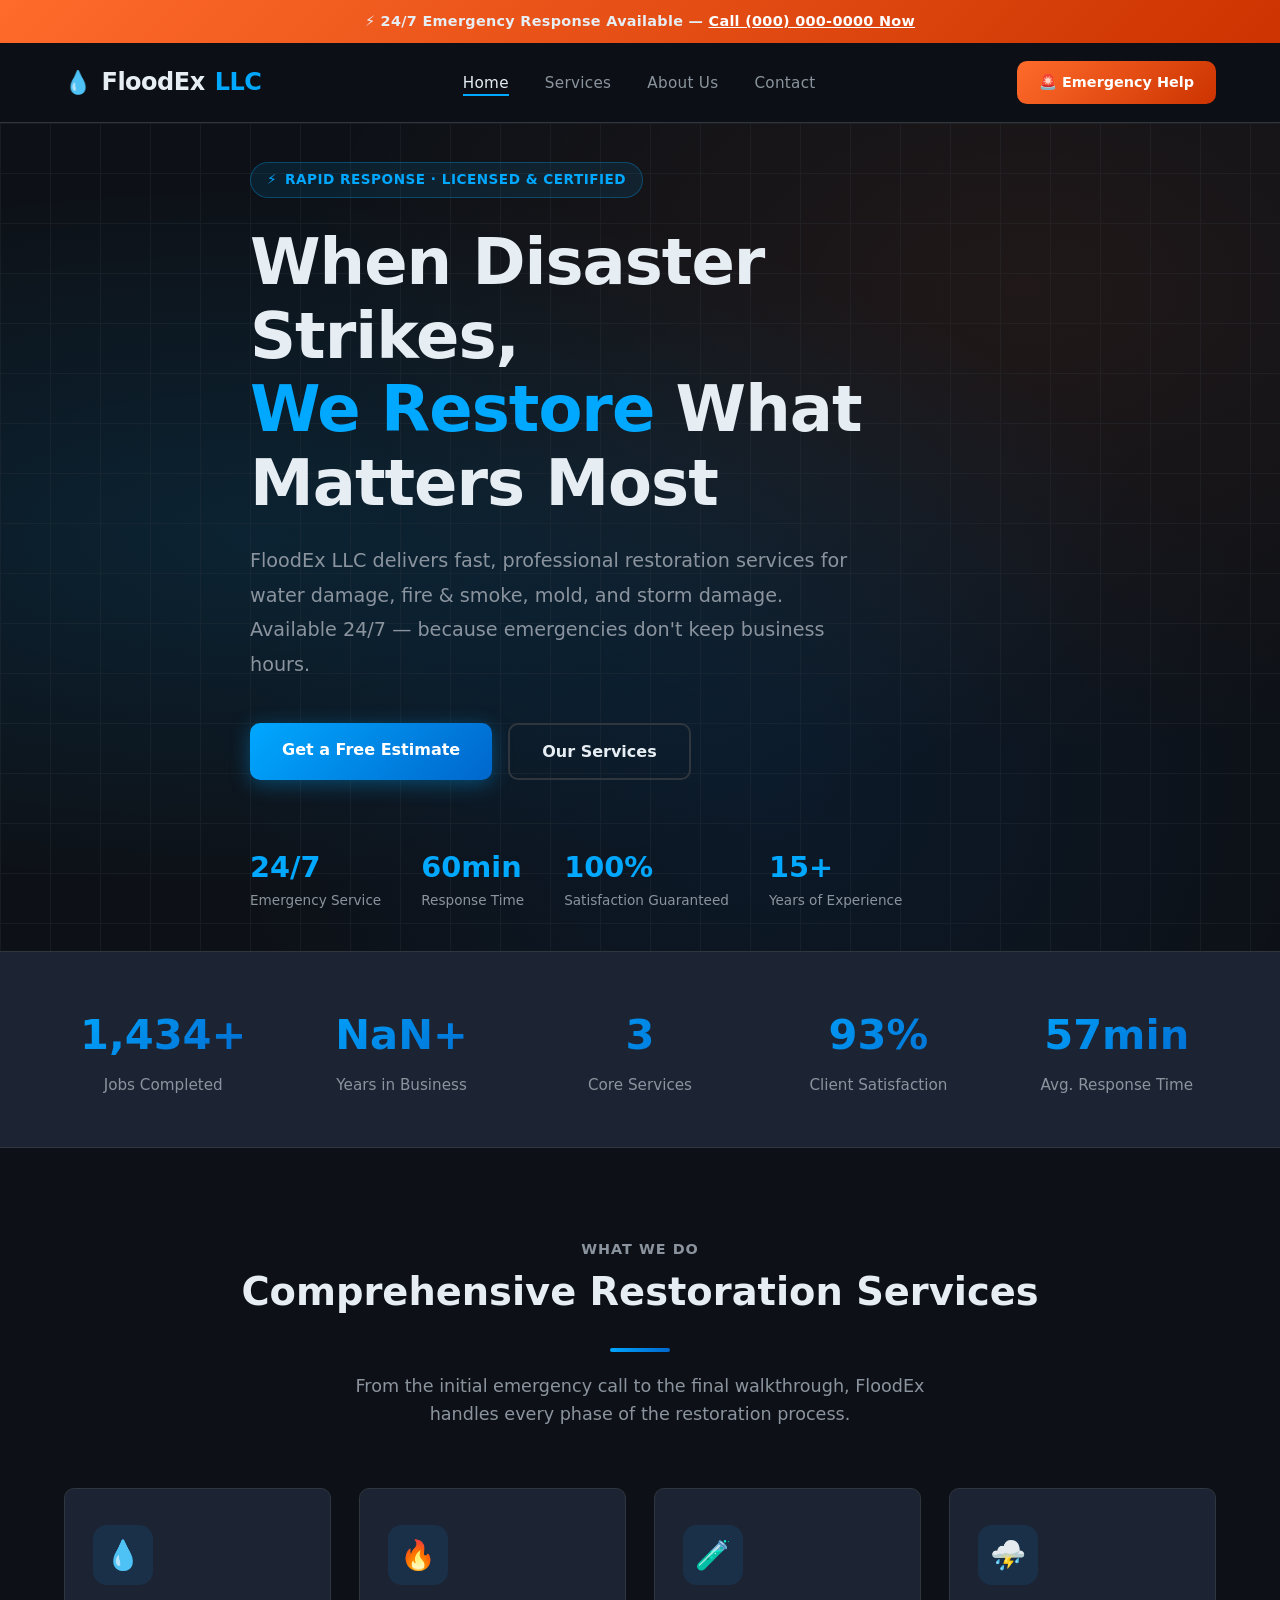
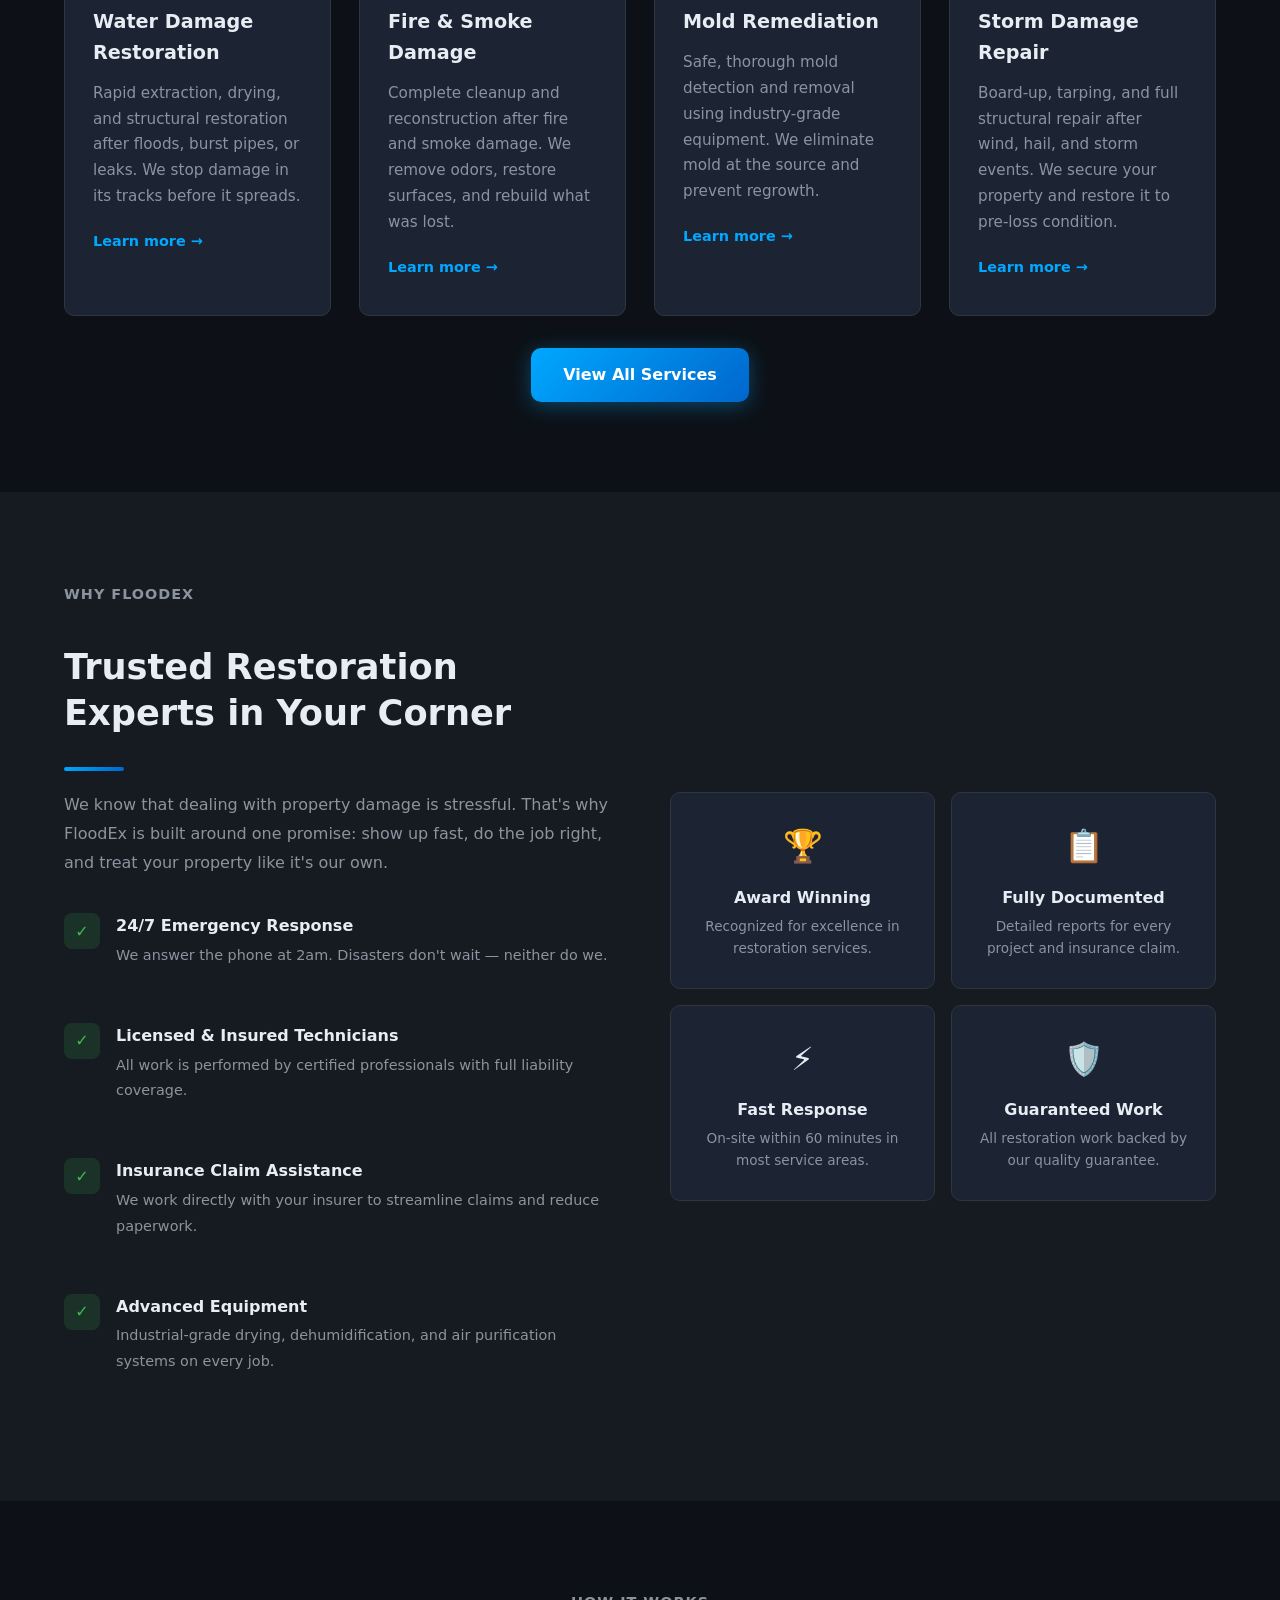
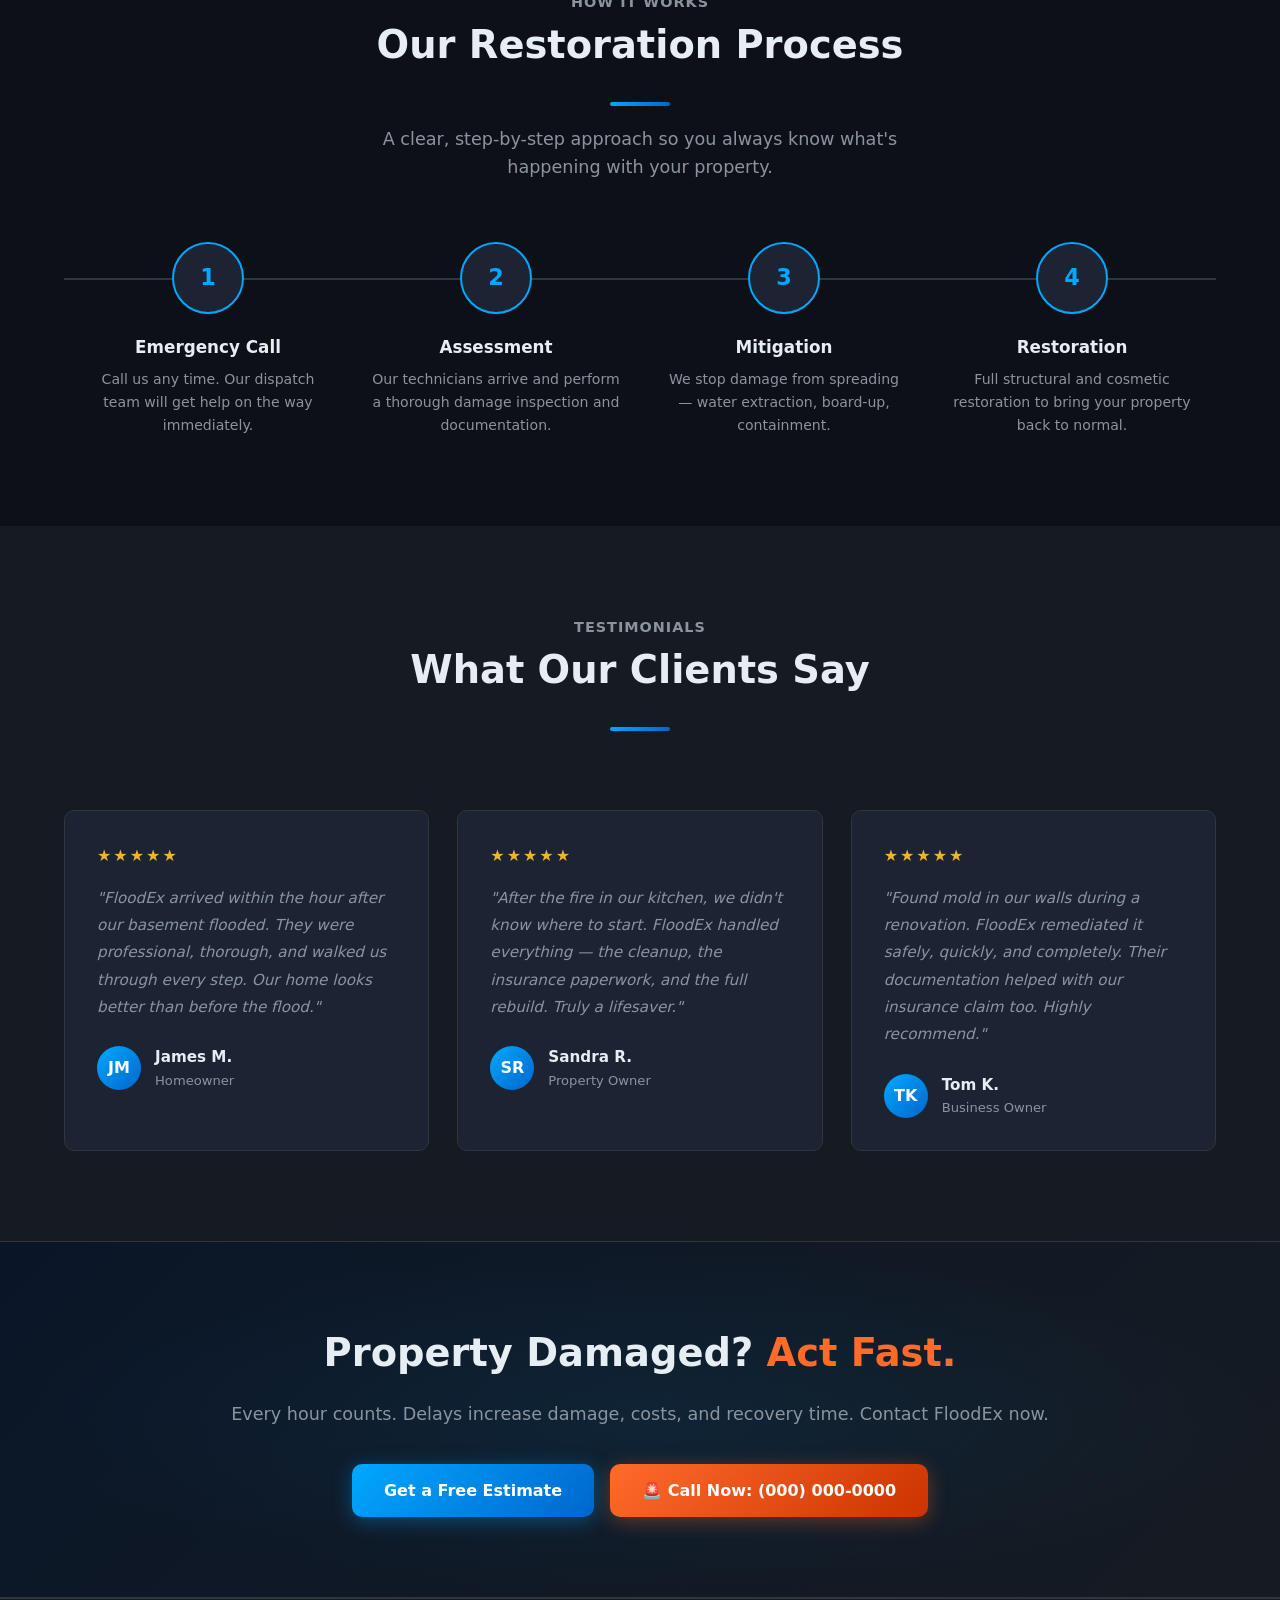
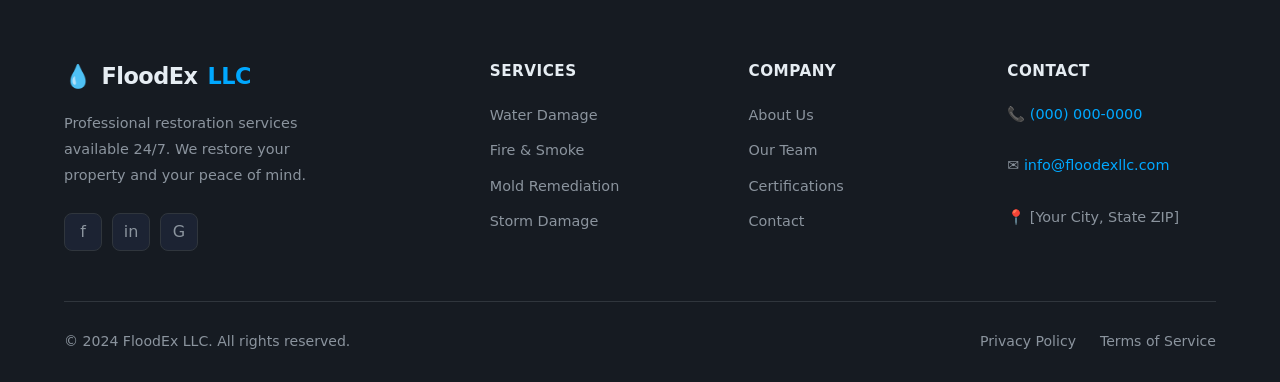
<file: index.html>
<!DOCTYPE html>
<html lang="en">
<head>
  <meta charset="UTF-8" />
  <meta name="viewport" content="width=device-width, initial-scale=1.0" />
  <meta name="description" content="FloodEx LLC — Professional restoration services for water damage, fire & smoke damage, mold remediation, and storm damage. Available 24/7." />
  <title>FloodEx LLC | Professional Restoration Services</title>
  <link rel="stylesheet" href="css/styles.css" />
</head>
<body>

  <!-- Emergency Bar -->
  <div class="emergency-bar">
    ⚡ 24/7 Emergency Response Available &mdash;
    <a href="tel:+10000000000">Call (000) 000-0000 Now</a>
  </div>

  <!-- Navbar -->
  <nav class="navbar">
    <div class="nav-container">
      <a href="index.html" class="nav-logo">
        <span class="logo-drop">💧</span>
        FloodEx <span>LLC</span>
      </a>
      <ul class="nav-links">
        <li><a href="index.html" class="active">Home</a></li>
        <li><a href="services.html">Services</a></li>
        <li><a href="about.html">About Us</a></li>
        <li><a href="contact.html">Contact</a></li>
      </ul>
      <a href="tel:+10000000000" class="nav-cta">🚨 Emergency Help</a>
      <button class="hamburger" id="hamburger" aria-label="Toggle menu">
        <span></span><span></span><span></span>
      </button>
    </div>
  </nav>

  <!-- Hero Section -->
  <section class="hero">
    <div class="hero-bg"></div>
    <div class="hero-grid"></div>
    <div class="container">
      <div class="hero-content">
        <div class="hero-badge fade-up">
          <span>⚡</span> Rapid Response · Licensed &amp; Certified
        </div>
        <h1 class="fade-up fade-up-delay-1">
          When Disaster Strikes,<br />
          <span class="accent">We Restore</span> What Matters Most
        </h1>
        <p class="fade-up fade-up-delay-2">
          FloodEx LLC delivers fast, professional restoration services for
          water damage, fire &amp; smoke, mold, and storm damage.
          Available 24/7 — because emergencies don't keep business hours.
        </p>
        <div class="hero-actions fade-up fade-up-delay-3">
          <a href="contact.html" class="btn btn-primary">Get a Free Estimate</a>
          <a href="services.html" class="btn btn-outline">Our Services</a>
        </div>

        <div class="hero-trust fade-up">
          <div class="trust-item">
            <strong>24/7</strong>
            <span>Emergency Service</span>
          </div>
          <div class="trust-item">
            <strong>60min</strong>
            <span>Response Time</span>
          </div>
          <div class="trust-item">
            <strong>100%</strong>
            <span>Satisfaction Guaranteed</span>
          </div>
          <div class="trust-item">
            <strong>15+</strong>
            <span>Years of Experience</span>
          </div>
        </div>
      </div>
    </div>
  </section>

  <!-- Stats Section -->
  <section class="stats-section">
    <div class="container">
      <div class="stats-grid">
        <div class="stat-item">
          <h3><span data-count="1500" data-suffix="+">0</span></h3>
          <p>Jobs Completed</p>
        </div>
        <div class="stat-item">
          <h3><span data-count="" data-suffix="+">0</span></h3>
          <p>Years in Business</p>
        </div>
        <div class="stat-item">
          <h3><span data-count="4" data-suffix="">0</span></h3>
          <p>Core Services</p>
        </div>
        <div class="stat-item">
          <h3><span data-count="98" data-suffix="%">0</span></h3>
          <p>Client Satisfaction</p>
        </div>
        <div class="stat-item">
          <h3><span data-count="60" data-suffix="min">0</span></h3>
          <p>Avg. Response Time</p>
        </div>
      </div>
    </div>
  </section>

  <!-- Services Preview -->
  <section class="section">
    <div class="container">
      <div class="section-header reveal">
        <p class="accent" style="font-weight:600; text-transform:uppercase; letter-spacing:1px; font-size:.9rem;">What We Do</p>
        <h2>Comprehensive Restoration Services</h2>
        <div class="divider"></div>
        <p>From the initial emergency call to the final walkthrough, FloodEx handles every phase of the restoration process.</p>
      </div>
      <div class="services-grid">

        <div class="service-card reveal">
          <div class="service-icon">💧</div>
          <h3>Water Damage Restoration</h3>
          <p>Rapid extraction, drying, and structural restoration after floods, burst pipes, or leaks. We stop damage in its tracks before it spreads.</p>
          <a href="services.html#water" class="card-link">Learn more &rarr;</a>
        </div>

        <div class="service-card reveal">
          <div class="service-icon">🔥</div>
          <h3>Fire &amp; Smoke Damage</h3>
          <p>Complete cleanup and reconstruction after fire and smoke damage. We remove odors, restore surfaces, and rebuild what was lost.</p>
          <a href="services.html#fire" class="card-link">Learn more &rarr;</a>
        </div>

        <div class="service-card reveal">
          <div class="service-icon">🧪</div>
          <h3>Mold Remediation</h3>
          <p>Safe, thorough mold detection and removal using industry-grade equipment. We eliminate mold at the source and prevent regrowth.</p>
          <a href="services.html#mold" class="card-link">Learn more &rarr;</a>
        </div>

        <div class="service-card reveal">
          <div class="service-icon">⛈️</div>
          <h3>Storm Damage Repair</h3>
          <p>Board-up, tarping, and full structural repair after wind, hail, and storm events. We secure your property and restore it to pre-loss condition.</p>
          <a href="services.html#storm" class="card-link">Learn more &rarr;</a>
        </div>

      </div>
      <div class="text-center mt-32">
        <a href="services.html" class="btn btn-primary">View All Services</a>
      </div>
    </div>
  </section>

  <!-- Why Choose Us -->
  <section class="section section-alt">
    <div class="container">
      <div class="why-grid">
        <div class="why-text reveal">
          <p class="accent" style="font-weight:600; text-transform:uppercase; letter-spacing:1px; font-size:.9rem;">Why FloodEx</p>
          <h2>Trusted Restoration Experts in Your Corner</h2>
          <div class="divider"></div>
          <p>
            We know that dealing with property damage is stressful. That's why FloodEx
            is built around one promise: show up fast, do the job right, and treat your
            property like it's our own.
          </p>
          <div class="why-list">
            <div class="why-item">
              <div class="why-check">✓</div>
              <div>
                <h4>24/7 Emergency Response</h4>
                <p>We answer the phone at 2am. Disasters don't wait — neither do we.</p>
              </div>
            </div>
            <div class="why-item">
              <div class="why-check">✓</div>
              <div>
                <h4>Licensed &amp; Insured Technicians</h4>
                <p>All work is performed by certified professionals with full liability coverage.</p>
              </div>
            </div>
            <div class="why-item">
              <div class="why-check">✓</div>
              <div>
                <h4>Insurance Claim Assistance</h4>
                <p>We work directly with your insurer to streamline claims and reduce paperwork.</p>
              </div>
            </div>
            <div class="why-item">
              <div class="why-check">✓</div>
              <div>
                <h4>Advanced Equipment</h4>
                <p>Industrial-grade drying, dehumidification, and air purification systems on every job.</p>
              </div>
            </div>
          </div>
        </div>

        <div class="why-visual reveal">
          <div class="why-card">
            <div class="why-card-icon">🏆</div>
            <h4>Award Winning</h4>
            <p>Recognized for excellence in restoration services.</p>
          </div>
          <div class="why-card">
            <div class="why-card-icon">📋</div>
            <h4>Fully Documented</h4>
            <p>Detailed reports for every project and insurance claim.</p>
          </div>
          <div class="why-card">
            <div class="why-card-icon">⚡</div>
            <h4>Fast Response</h4>
            <p>On-site within 60 minutes in most service areas.</p>
          </div>
          <div class="why-card">
            <div class="why-card-icon">🛡️</div>
            <h4>Guaranteed Work</h4>
            <p>All restoration work backed by our quality guarantee.</p>
          </div>
        </div>
      </div>
    </div>
  </section>

  <!-- Our Process -->
  <section class="section">
    <div class="container">
      <div class="section-header reveal">
        <p class="accent" style="font-weight:600; text-transform:uppercase; letter-spacing:1px; font-size:.9rem;">How It Works</p>
        <h2>Our Restoration Process</h2>
        <div class="divider"></div>
        <p>A clear, step-by-step approach so you always know what's happening with your property.</p>
      </div>
      <div class="process-grid">
        <div class="process-step reveal">
          <div class="process-num">1</div>
          <h3>Emergency Call</h3>
          <p>Call us any time. Our dispatch team will get help on the way immediately.</p>
        </div>
        <div class="process-step reveal">
          <div class="process-num">2</div>
          <h3>Assessment</h3>
          <p>Our technicians arrive and perform a thorough damage inspection and documentation.</p>
        </div>
        <div class="process-step reveal">
          <div class="process-num">3</div>
          <h3>Mitigation</h3>
          <p>We stop damage from spreading — water extraction, board-up, containment.</p>
        </div>
        <div class="process-step reveal">
          <div class="process-num">4</div>
          <h3>Restoration</h3>
          <p>Full structural and cosmetic restoration to bring your property back to normal.</p>
        </div>
      </div>
    </div>
  </section>

  <!-- Testimonials -->
  <section class="section section-alt">
    <div class="container">
      <div class="section-header reveal">
        <p class="accent" style="font-weight:600; text-transform:uppercase; letter-spacing:1px; font-size:.9rem;">Testimonials</p>
        <h2>What Our Clients Say</h2>
        <div class="divider"></div>
      </div>
      <div class="testimonials-grid">

        <div class="testimonial-card reveal">
          <div class="stars">★★★★★</div>
          <p>"FloodEx arrived within the hour after our basement flooded. They were professional, thorough, and walked us through every step. Our home looks better than before the flood."</p>
          <div class="testimonial-author">
            <div class="author-avatar">JM</div>
            <div>
              <div class="author-name">James M.</div>
              <div class="author-location">Homeowner</div>
            </div>
          </div>
        </div>

        <div class="testimonial-card reveal">
          <div class="stars">★★★★★</div>
          <p>"After the fire in our kitchen, we didn't know where to start. FloodEx handled everything — the cleanup, the insurance paperwork, and the full rebuild. Truly a lifesaver."</p>
          <div class="testimonial-author">
            <div class="author-avatar">SR</div>
            <div>
              <div class="author-name">Sandra R.</div>
              <div class="author-location">Property Owner</div>
            </div>
          </div>
        </div>

        <div class="testimonial-card reveal">
          <div class="stars">★★★★★</div>
          <p>"Found mold in our walls during a renovation. FloodEx remediated it safely, quickly, and completely. Their documentation helped with our insurance claim too. Highly recommend."</p>
          <div class="testimonial-author">
            <div class="author-avatar">TK</div>
            <div>
              <div class="author-name">Tom K.</div>
              <div class="author-location">Business Owner</div>
            </div>
          </div>
        </div>

      </div>
    </div>
  </section>

  <!-- CTA Banner -->
  <section class="cta-banner">
    <h2>Property Damaged? <span class="accent-orange">Act Fast.</span></h2>
    <p>Every hour counts. Delays increase damage, costs, and recovery time. Contact FloodEx now.</p>
    <div class="cta-actions">
      <a href="contact.html" class="btn btn-primary">Get a Free Estimate</a>
      <a href="tel:+10000000000" class="btn btn-orange">🚨 Call Now: (000) 000-0000</a>
    </div>
  </section>

  <!-- Footer -->
  <footer class="footer">
    <div class="container">
      <div class="footer-grid">
        <div class="footer-brand">
          <a href="index.html" class="nav-logo">
            <span class="logo-drop">💧</span>
            FloodEx <span>LLC</span>
          </a>
          <p>Professional restoration services available 24/7. We restore your property and your peace of mind.</p>
          <div class="footer-socials">
            <a href="#" class="social-btn" aria-label="Facebook">f</a>
            <a href="#" class="social-btn" aria-label="Instagram">in</a>
            <a href="#" class="social-btn" aria-label="Google">G</a>
          </div>
        </div>
        <div class="footer-col">
          <h4>Services</h4>
          <ul>
            <li><a href="services.html#water">Water Damage</a></li>
            <li><a href="services.html#fire">Fire &amp; Smoke</a></li>
            <li><a href="services.html#mold">Mold Remediation</a></li>
            <li><a href="services.html#storm">Storm Damage</a></li>
          </ul>
        </div>
        <div class="footer-col">
          <h4>Company</h4>
          <ul>
            <li><a href="about.html">About Us</a></li>
            <li><a href="about.html#team">Our Team</a></li>
            <li><a href="about.html#certifications">Certifications</a></li>
            <li><a href="contact.html">Contact</a></li>
          </ul>
        </div>
        <div class="footer-col">
          <h4>Contact</h4>
          <p>
            📞 <a href="tel:+10000000000">(000) 000-0000</a><br /><br />
            ✉️ <a href="mailto:info@floodexllc.com">info@floodexllc.com</a><br /><br />
            📍 [Your City, State ZIP]
          </p>
        </div>
      </div>
      <div class="footer-bottom">
        <p>&copy; 2024 FloodEx LLC. All rights reserved.</p>
        <div class="footer-bottom-links">
          <a href="#">Privacy Policy</a>
          <a href="#">Terms of Service</a>
        </div>
      </div>
    </div>
  </footer>

  <script src="js/main.js"></script>
</body>
</html>
</file>
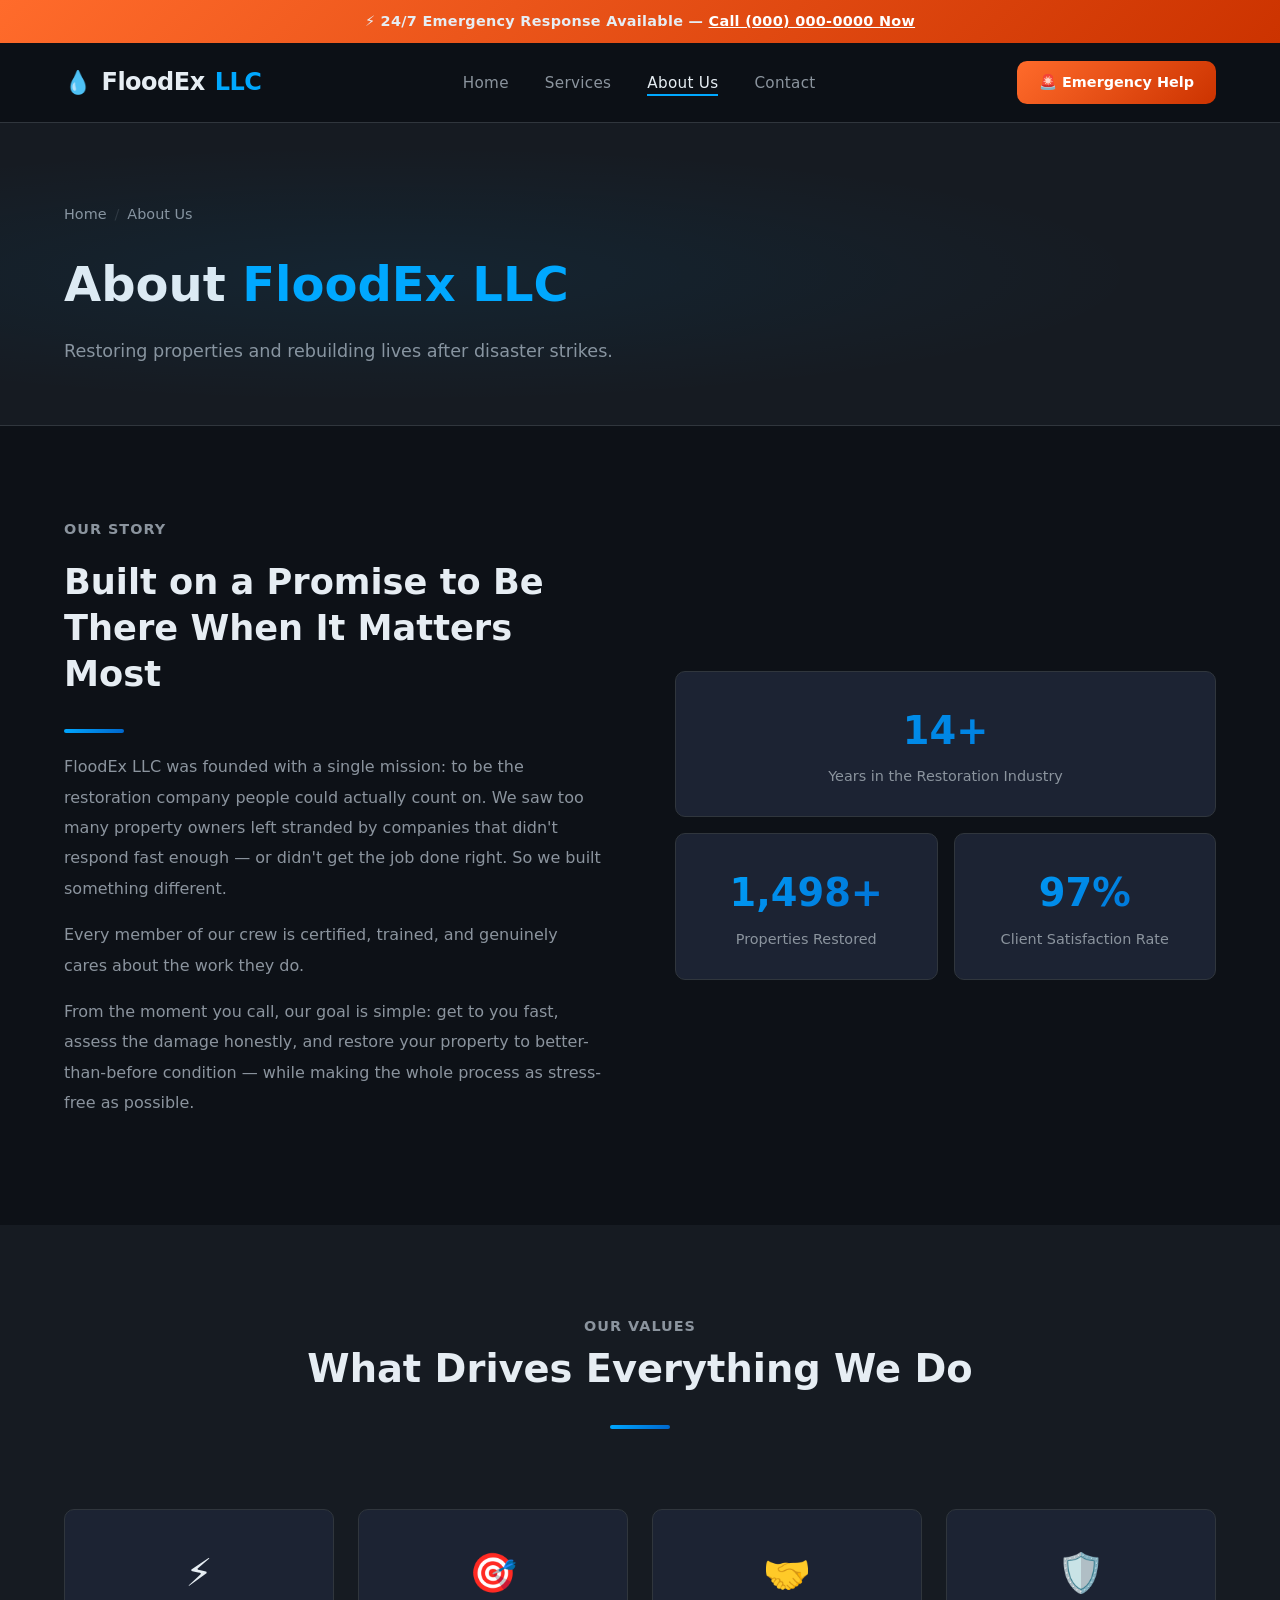
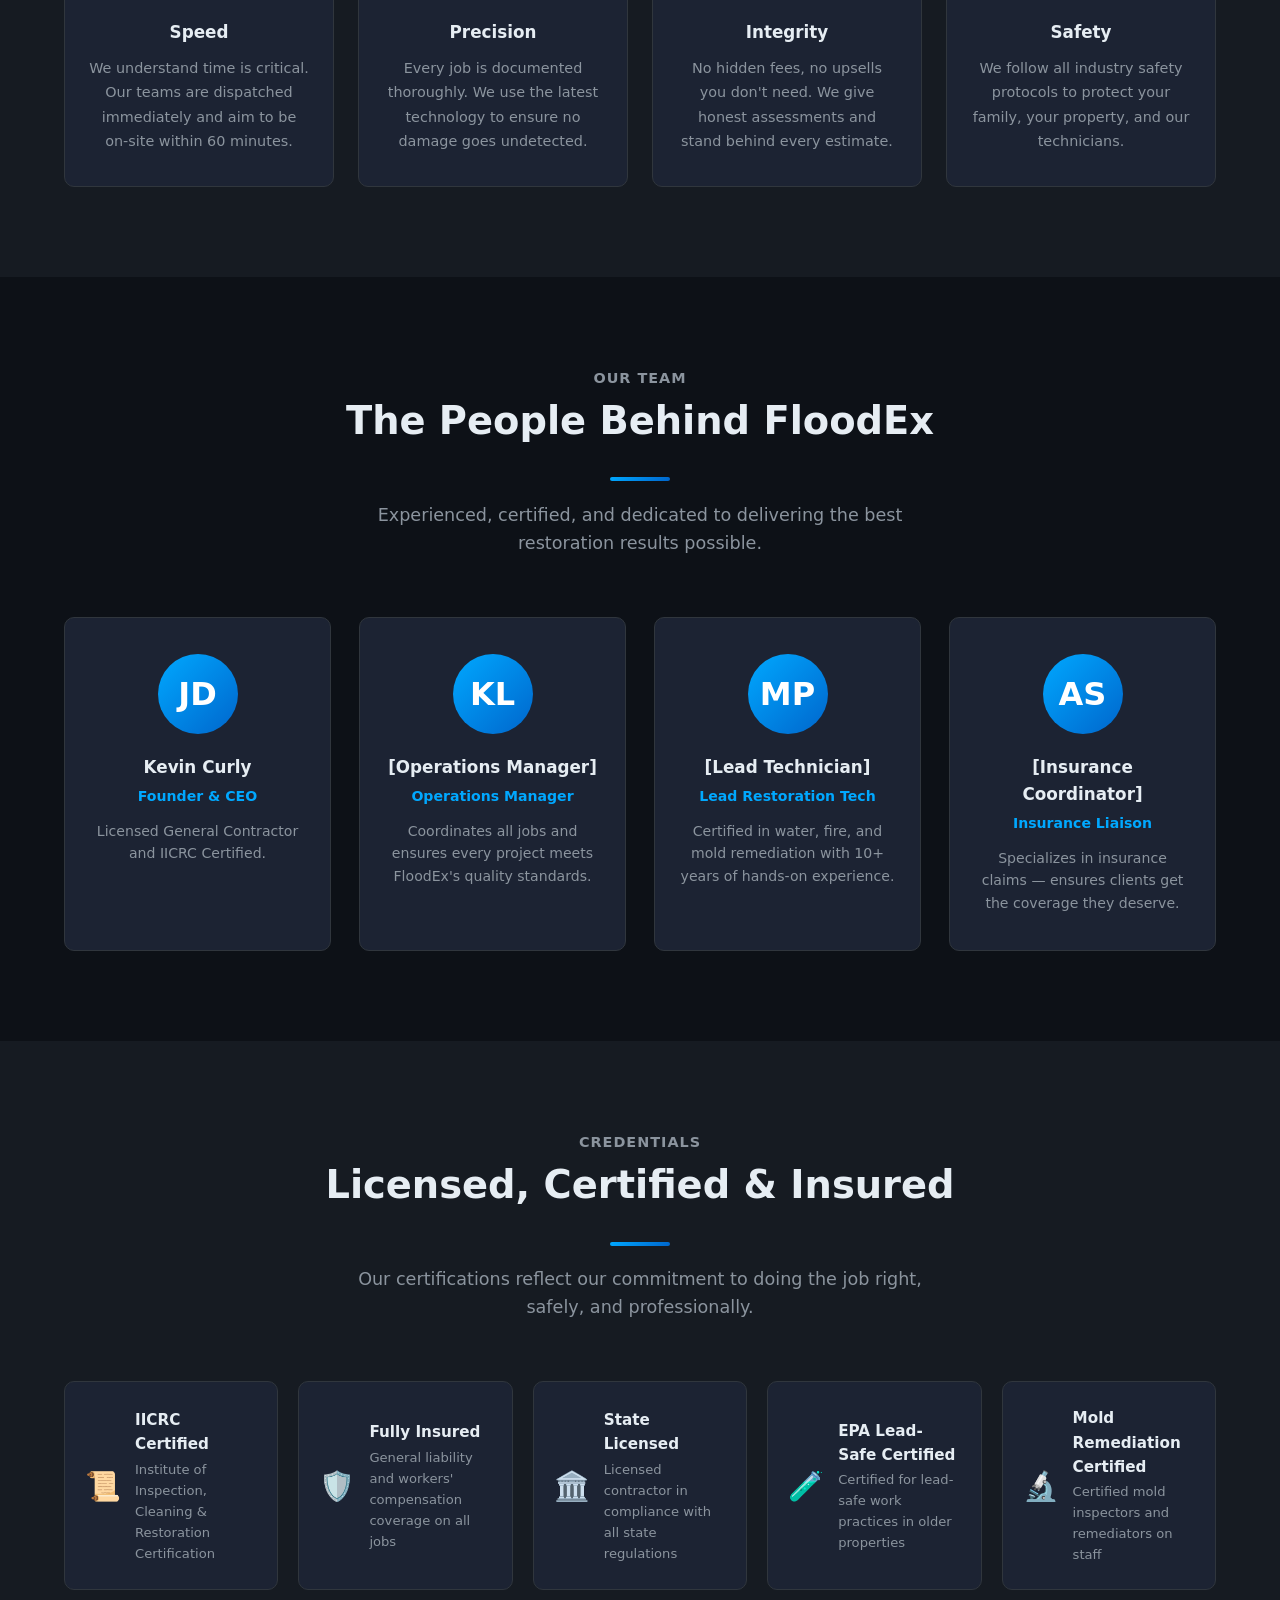
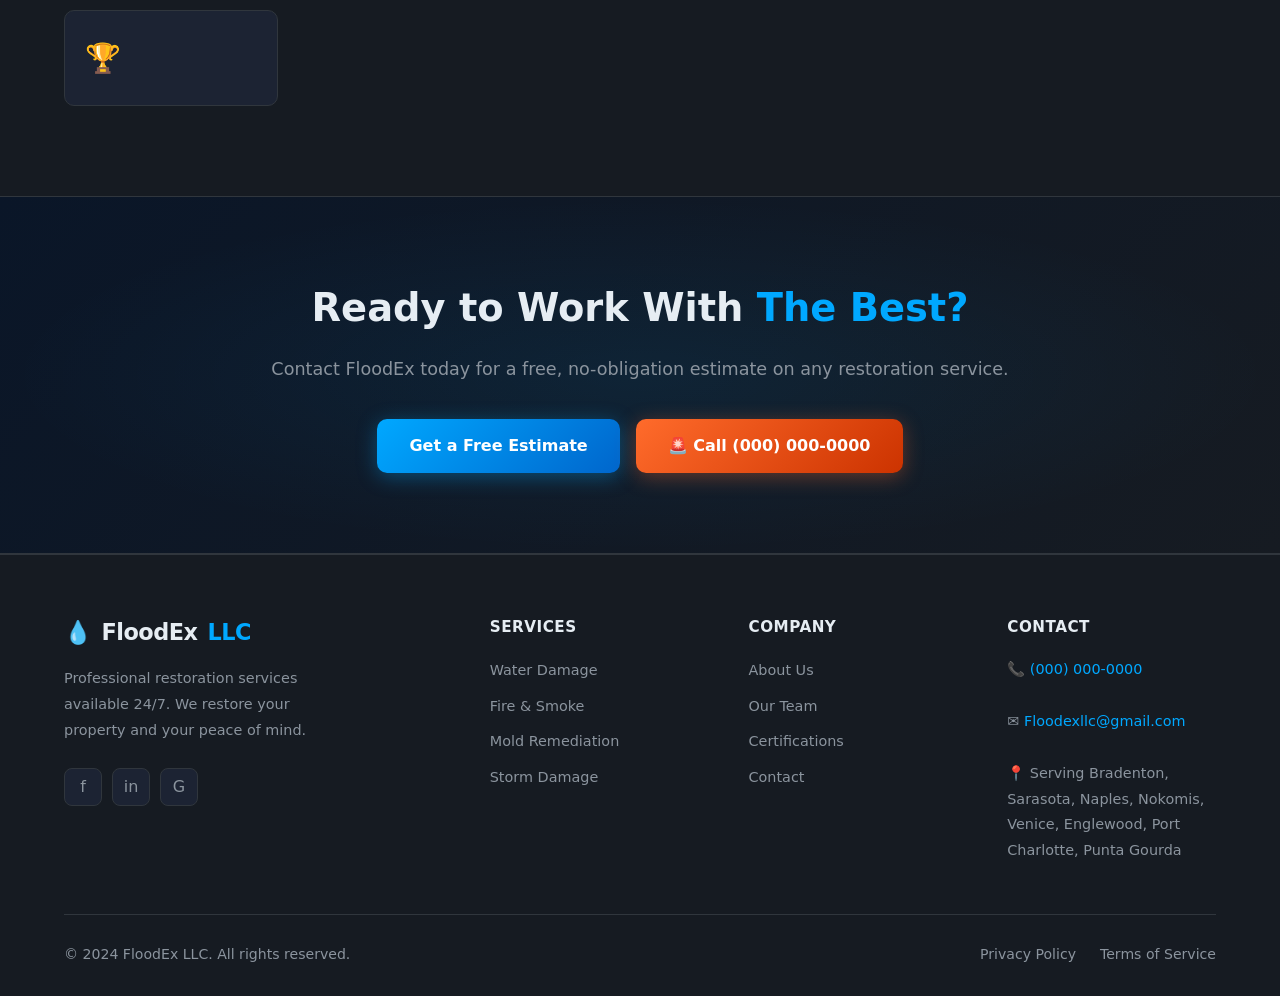
<file: about.html>
<!DOCTYPE html>
<html lang="en">
<head>
  <meta charset="UTF-8" />
  <meta name="viewport" content="width=device-width, initial-scale=1.0" />
  <meta name="description" content="Learn about FloodEx LLC — our story, mission, values, team, and certifications. Trusted restoration experts for 15+ years." />
  <title>About Us | FloodEx LLC</title>
  <link rel="stylesheet" href="css/styles.css" />
</head>
<body>

  <!-- Emergency Bar -->
  <div class="emergency-bar">
    ⚡ 24/7 Emergency Response Available &mdash;
    <a href="tel:+10000000000">Call (000) 000-0000 Now</a>
  </div>

  <!-- Navbar -->
  <nav class="navbar">
    <div class="nav-container">
      <a href="index.html" class="nav-logo">
        <span class="logo-drop">💧</span>
        FloodEx <span>LLC</span>
      </a>
      <ul class="nav-links">
        <li><a href="index.html">Home</a></li>
        <li><a href="services.html">Services</a></li>
        <li><a href="about.html" class="active">About Us</a></li>
        <li><a href="contact.html">Contact</a></li>
      </ul>
      <a href="tel:+10000000000" class="nav-cta">🚨 Emergency Help</a>
      <button class="hamburger" id="hamburger" aria-label="Toggle menu">
        <span></span><span></span><span></span>
      </button>
    </div>
  </nav>

  <!-- Page Hero -->
  <section class="page-hero">
    <div class="container">
      <div class="breadcrumb">
        <a href="index.html">Home</a>
        <span class="sep">/</span>
        <span>About Us</span>
      </div>
      <h1>About <span class="accent">FloodEx LLC</span></h1>
      <p>Restoring properties and rebuilding lives after disaster strikes.</p>
    </div>
  </section>

  <!-- Our Story -->
  <section class="section">
    <div class="container">
      <div class="about-intro-grid">
        <div class="about-intro-text reveal">
          <p class="accent" style="font-weight:600; text-transform:uppercase; letter-spacing:1px; font-size:.9rem;">Our Story</p>
          <h2>Built on a Promise to Be There When It Matters Most</h2>
          <div class="divider"></div>
          <p>
            FloodEx LLC was founded with a single mission: to be the restoration company
            people could actually count on. We saw too many property owners left stranded
            by companies that didn't respond fast enough — or didn't get the job done right.
            So we built something different.
          </p>
          <p>
            Every member of our crew is
            certified, trained, and genuinely cares about the work they do.
          </p>
          <p>
            From the moment you call, our goal is simple: get to you fast, assess the
            damage honestly, and restore your property to better-than-before condition —
            while making the whole process as stress-free as possible.
          </p>
        </div>
        <div class="about-visual reveal">
          <div class="about-stat-card">
            <h3><span data-count="15" data-suffix="+">0</span></h3>
            <p>Years in the Restoration Industry</p>
          </div>
          <div class="about-stat-card">
            <h3><span data-count="1500" data-suffix="+">0</span></h3>
            <p>Properties Restored</p>
          </div>
          <div class="about-stat-card">
            <h3><span data-count="98" data-suffix="%">0</span></h3>
            <p>Client Satisfaction Rate</p>
          </div>
        </div>
      </div>
    </div>
  </section>

  <!-- Mission & Values -->
  <section class="section section-alt">
    <div class="container">
      <div class="section-header reveal">
        <p class="accent" style="font-weight:600; text-transform:uppercase; letter-spacing:1px; font-size:.9rem;">Our Values</p>
        <h2>What Drives Everything We Do</h2>
        <div class="divider"></div>
      </div>
      <div class="values-grid">
        <div class="value-card reveal">
          <div class="value-icon">⚡</div>
          <h3>Speed</h3>
          <p>We understand time is critical. Our teams are dispatched immediately and aim to be on-site within 60 minutes.</p>
        </div>
        <div class="value-card reveal">
          <div class="value-icon">🎯</div>
          <h3>Precision</h3>
          <p>Every job is documented thoroughly. We use the latest technology to ensure no damage goes undetected.</p>
        </div>
        <div class="value-card reveal">
          <div class="value-icon">🤝</div>
          <h3>Integrity</h3>
          <p>No hidden fees, no upsells you don't need. We give honest assessments and stand behind every estimate.</p>
        </div>
        <div class="value-card reveal">
          <div class="value-icon">🛡️</div>
          <h3>Safety</h3>
          <p>We follow all industry safety protocols to protect your family, your property, and our technicians.</p>
        </div>
      </div>
    </div>
  </section>

  <!-- Team -->
  <section class="section" id="team">
    <div class="container">
      <div class="section-header reveal">
        <p class="accent" style="font-weight:600; text-transform:uppercase; letter-spacing:1px; font-size:.9rem;">Our Team</p>
        <h2>The People Behind FloodEx</h2>
        <div class="divider"></div>
        <p>Experienced, certified, and dedicated to delivering the best restoration results possible.</p>
      </div>
      <div class="team-grid">
        <div class="team-card reveal">
          <div class="team-avatar">JD</div>
          <h3>Kevin Curly</h3>
          <div class="role">Founder &amp; CEO</div>
          <p>Licensed General Contractor and IICRC Certified.</p>
        </div>
        <div class="team-card reveal">
          <div class="team-avatar">KL</div>
          <h3>[Operations Manager]</h3>
          <div class="role">Operations Manager</div>
          <p>Coordinates all jobs and ensures every project meets FloodEx's quality standards.</p>
        </div>
        <div class="team-card reveal">
          <div class="team-avatar">MP</div>
          <h3>[Lead Technician]</h3>
          <div class="role">Lead Restoration Tech</div>
          <p>Certified in water, fire, and mold remediation with 10+ years of hands-on experience.</p>
        </div>
        <div class="team-card reveal">
          <div class="team-avatar">AS</div>
          <h3>[Insurance Coordinator]</h3>
          <div class="role">Insurance Liaison</div>
          <p>Specializes in insurance claims — ensures clients get the coverage they deserve.</p>
        </div>
      </div>
    </div>
  </section>

  <!-- Certifications -->
  <section class="section section-alt" id="certifications">
    <div class="container">
      <div class="section-header reveal">
        <p class="accent" style="font-weight:600; text-transform:uppercase; letter-spacing:1px; font-size:.9rem;">Credentials</p>
        <h2>Licensed, Certified &amp; Insured</h2>
        <div class="divider"></div>
        <p>Our certifications reflect our commitment to doing the job right, safely, and professionally.</p>
      </div>
      <div class="cert-grid">
        <div class="cert-badge reveal">
          <div class="cert-icon">📜</div>
          <div>
            <h4>IICRC Certified</h4>
            <p>Institute of Inspection, Cleaning &amp; Restoration Certification</p>
          </div>
        </div>
        <div class="cert-badge reveal">
          <div class="cert-icon">🛡️</div>
          <div>
            <h4>Fully Insured</h4>
            <p>General liability and workers' compensation coverage on all jobs</p>
          </div>
        </div>
        <div class="cert-badge reveal">
          <div class="cert-icon">🏛️</div>
          <div>
            <h4>State Licensed</h4>
            <p>Licensed contractor in compliance with all state regulations</p>
          </div>
        </div>
        <div class="cert-badge reveal">
          <div class="cert-icon">🧪</div>
          <div>
            <h4>EPA Lead-Safe Certified</h4>
            <p>Certified for lead-safe work practices in older properties</p>
          </div>
        </div>
        <div class="cert-badge reveal">
          <div class="cert-icon">🔬</div>
          <div>
            <h4>Mold Remediation Certified</h4>
            <p>Certified mold inspectors and remediators on staff</p>
          </div>
        </div>
        <div class="cert-badge reveal">
          <div class="cert-icon">🏆</div>
          <div>
            <h4></h4>
            <p></p>
          </div>
        </div>
      </div>
    </div>
  </section>

  <!-- CTA Banner -->
  <section class="cta-banner">
    <h2>Ready to Work With <span class="accent">The Best?</span></h2>
    <p>Contact FloodEx today for a free, no-obligation estimate on any restoration service.</p>
    <div class="cta-actions">
      <a href="contact.html" class="btn btn-primary">Get a Free Estimate</a>
      <a href="tel:+10000000000" class="btn btn-orange">🚨 Call (000) 000-0000</a>
    </div>
  </section>

  <!-- Footer -->
  <footer class="footer">
    <div class="container">
      <div class="footer-grid">
        <div class="footer-brand">
          <a href="index.html" class="nav-logo">
            <span class="logo-drop">💧</span>
            FloodEx <span>LLC</span>
          </a>
          <p>Professional restoration services available 24/7. We restore your property and your peace of mind.</p>
          <div class="footer-socials">
            <a href="#" class="social-btn" aria-label="Facebook">f</a>
            <a href="#" class="social-btn" aria-label="Instagram">in</a>
            <a href="#" class="social-btn" aria-label="Google">G</a>
          </div>
        </div>
        <div class="footer-col">
          <h4>Services</h4>
          <ul>
            <li><a href="services.html#water">Water Damage</a></li>
            <li><a href="services.html#fire">Fire &amp; Smoke</a></li>
            <li><a href="services.html#mold">Mold Remediation</a></li>
            <li><a href="services.html#storm">Storm Damage</a></li>
          </ul>
        </div>
        <div class="footer-col">
          <h4>Company</h4>
          <ul>
            <li><a href="about.html">About Us</a></li>
            <li><a href="#team">Our Team</a></li>
            <li><a href="#certifications">Certifications</a></li>
            <li><a href="contact.html">Contact</a></li>
          </ul>
        </div>
        <div class="footer-col">
          <h4>Contact</h4>
          <p>
            📞 <a href="tel:+10000000000">(000) 000-0000</a><br /><br />
            ✉️ <a href="mailto:Floodexllc@gmail.com">Floodexllc@gmail.com</a><br /><br />
            📍 Serving Bradenton, Sarasota, Naples, Nokomis, Venice, Englewood, Port Charlotte, Punta Gourda
          </p>
        </div>
      </div>
      <div class="footer-bottom">
        <p>&copy; 2024 FloodEx LLC. All rights reserved.</p>
        <div class="footer-bottom-links">
          <a href="#">Privacy Policy</a>
          <a href="#">Terms of Service</a>
        </div>
      </div>
    </div>
  </footer>

  <script src="js/main.js"></script>
</body>
</html>
</file>
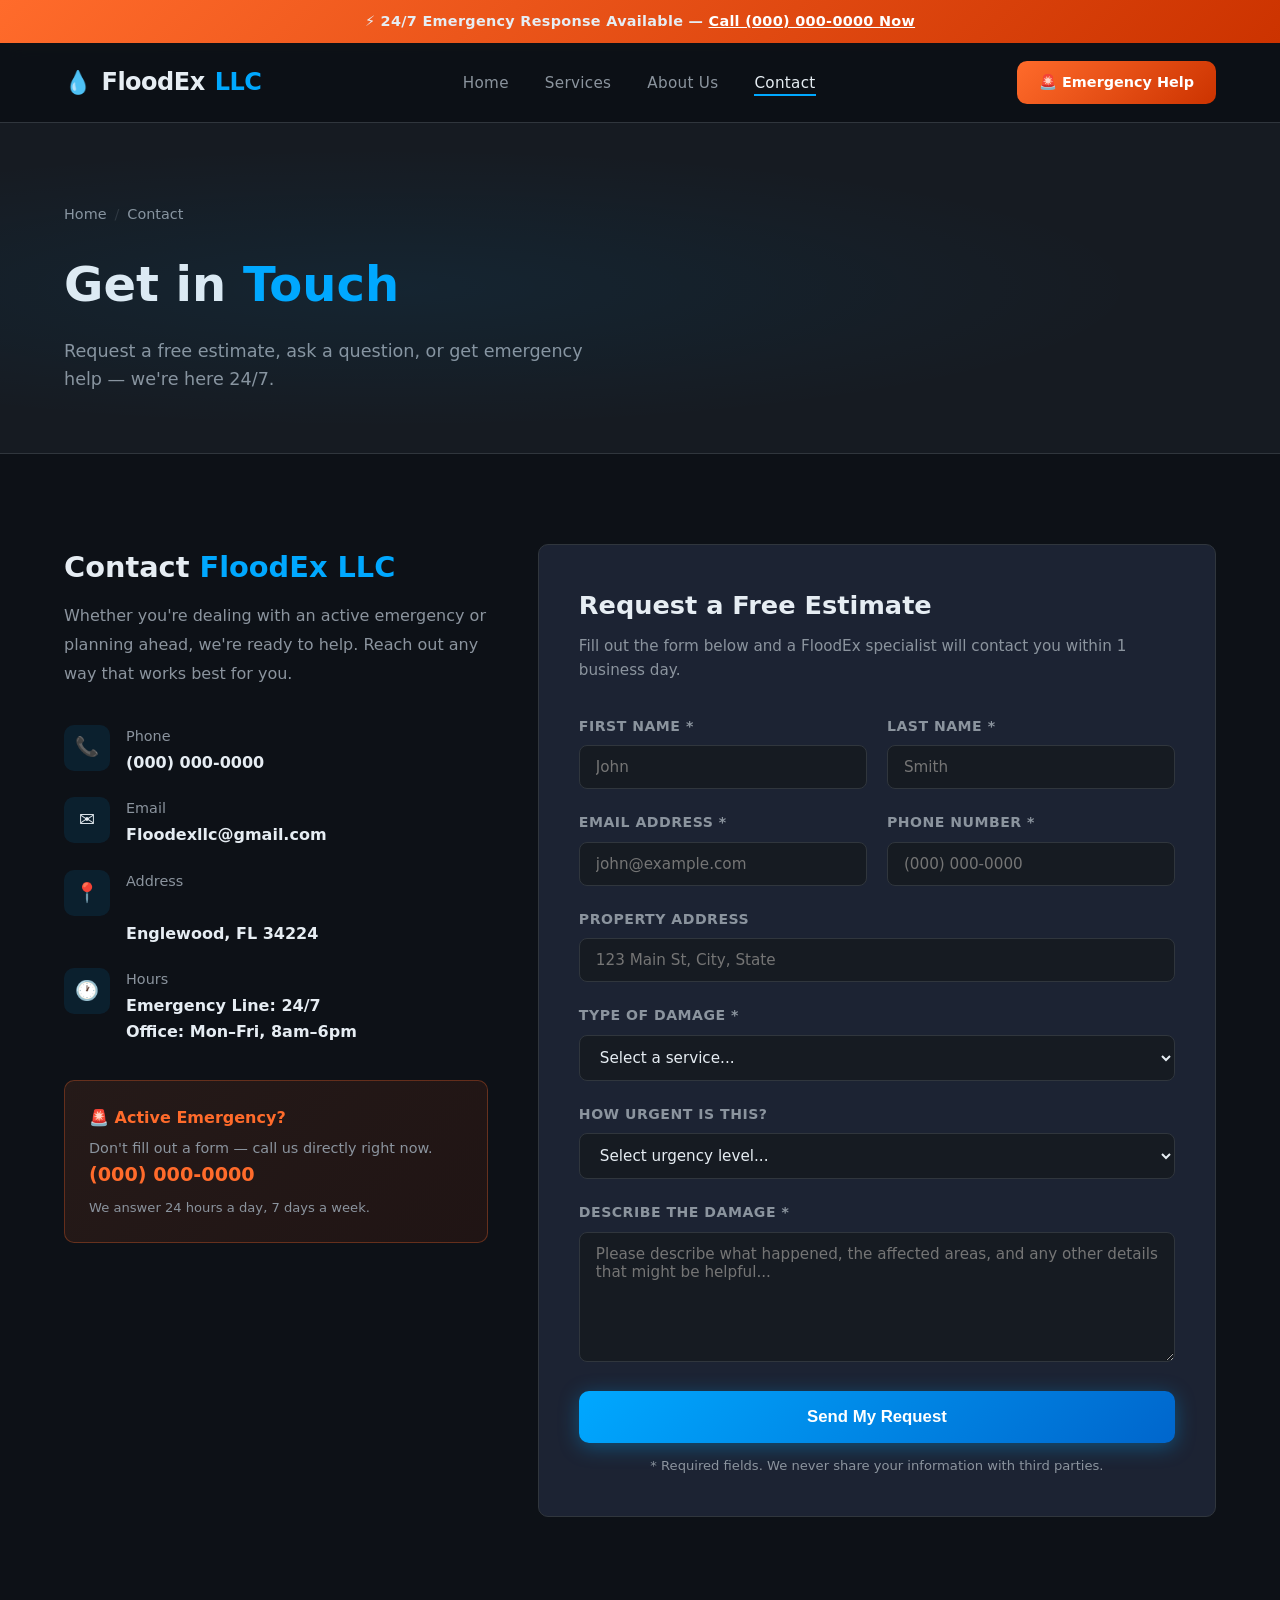
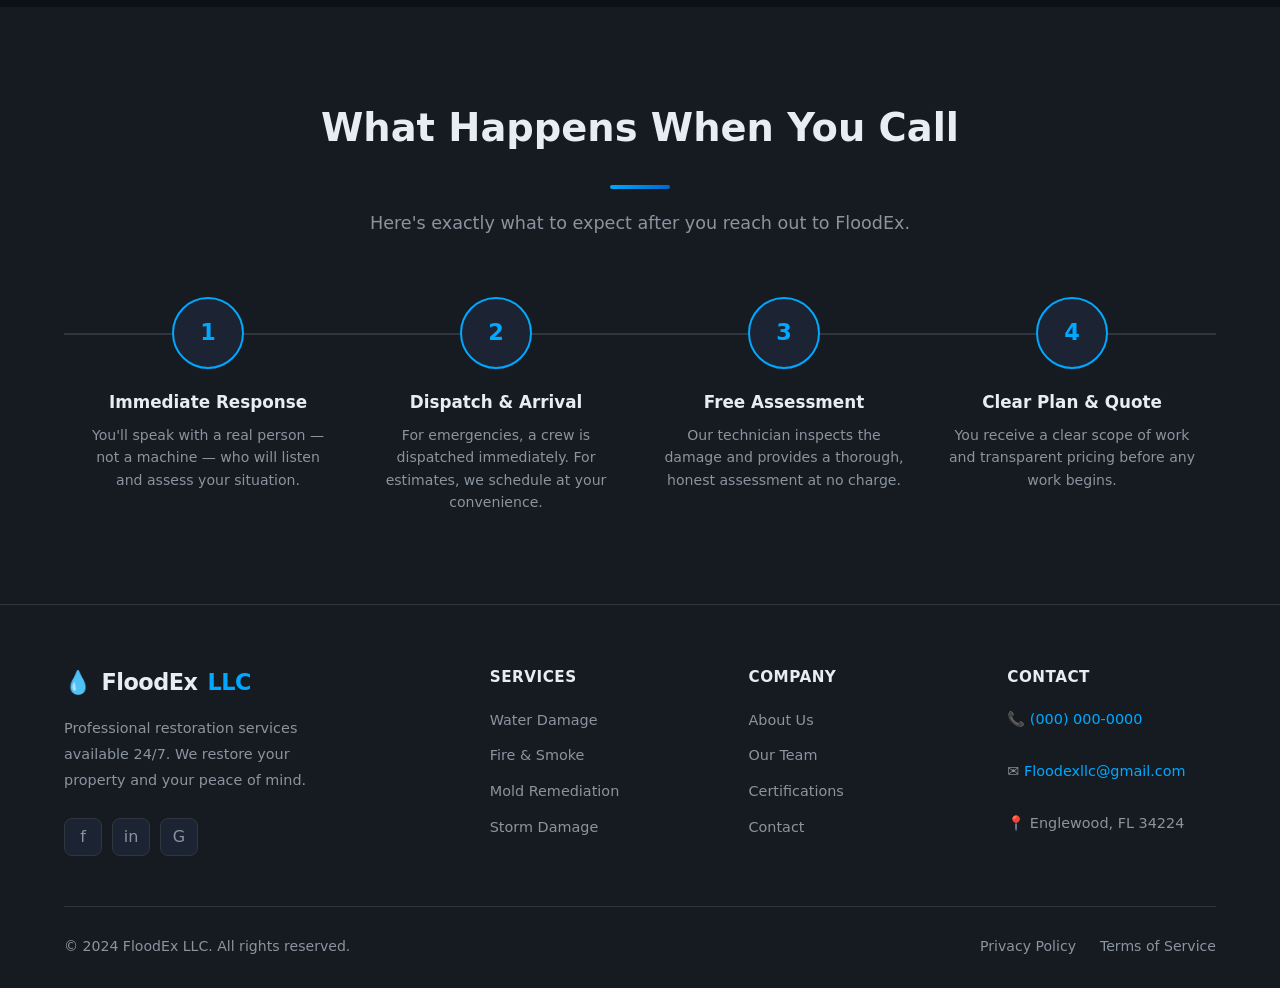
<file: contact.html>
<!DOCTYPE html>
<html lang="en">
<head>
  <meta charset="UTF-8" />
  <meta name="viewport" content="width=device-width, initial-scale=1.0" />
  <meta name="description" content="Contact FloodEx LLC for a free estimate or emergency restoration service. Available 24/7." />
  <title>Contact Us | FloodEx LLC</title>
  <link rel="stylesheet" href="css/styles.css" />
</head>
<body>

  <!-- Emergency Bar -->
  <div class="emergency-bar">
    ⚡ 24/7 Emergency Response Available &mdash;
    <a href="tel:+10000000000">Call (000) 000-0000 Now</a>
  </div>

  <!-- Navbar -->
  <nav class="navbar">
    <div class="nav-container">
      <a href="index.html" class="nav-logo">
        <span class="logo-drop">💧</span>
        FloodEx <span>LLC</span>
      </a>
      <ul class="nav-links">
        <li><a href="index.html">Home</a></li>
        <li><a href="services.html">Services</a></li>
        <li><a href="about.html">About Us</a></li>
        <li><a href="contact.html" class="active">Contact</a></li>
      </ul>
      <a href="tel:+10000000000" class="nav-cta">🚨 Emergency Help</a>
      <button class="hamburger" id="hamburger" aria-label="Toggle menu">
        <span></span><span></span><span></span>
      </button>
    </div>
  </nav>

  <!-- Page Hero -->
  <section class="page-hero">
    <div class="container">
      <div class="breadcrumb">
        <a href="index.html">Home</a>
        <span class="sep">/</span>
        <span>Contact</span>
      </div>
      <h1>Get in <span class="accent">Touch</span></h1>
      <p>Request a free estimate, ask a question, or get emergency help — we're here 24/7.</p>
    </div>
  </section>

  <!-- Contact Section -->
  <section class="section">
    <div class="container">
      <div class="contact-grid">

        <!-- Left: Info -->
        <div class="contact-info reveal">
          <h2>Contact <span class="accent">FloodEx LLC</span></h2>
          <p>
            Whether you're dealing with an active emergency or planning ahead,
            we're ready to help. Reach out any way that works best for you.
          </p>

          <div class="contact-list">
            <div class="contact-item">
              <div class="contact-item-icon">📞</div>
              <div>
                <h4>Phone</h4>
                <a href="tel:+10000000000">(000) 000-0000</a>
              </div>
            </div>
            <div class="contact-item">
              <div class="contact-item-icon">✉️</div>
              <div>
                <h4>Email</h4>
                <a href="mailto:Floodexllc@gmail.com">Floodexllc@gmail.com</a>
              </div>
            </div>
            <div class="contact-item">
              <div class="contact-item-icon">📍</div>
              <div>
                <h4>Address</h4>
                <p><br />Englewood, FL 34224</p>
              </div>
            </div>
            <div class="contact-item">
              <div class="contact-item-icon">🕐</div>
              <div>
                <h4>Hours</h4>
                <p>Emergency Line: 24/7<br />Office: Mon–Fri, 8am–6pm</p>
              </div>
            </div>
          </div>

          <!-- Emergency Card -->
          <div class="emergency-card">
            <h3>🚨 Active Emergency?</h3>
            <p>Don't fill out a form — call us directly right now.</p>
            <a href="tel:+10000000000">(000) 000-0000</a>
            <p style="margin-top: 6px; font-size: 0.82rem;">We answer 24 hours a day, 7 days a week.</p>
          </div>
        </div>

        <!-- Right: Form -->
        <div class="contact-form-wrapper reveal">
          <h2>Request a Free Estimate</h2>
          <p>Fill out the form below and a FloodEx specialist will contact you within 1 business day.</p>

          <!-- Success Message -->
          <div class="form-success" id="formSuccess">
            <div style="font-size: 3rem; margin-bottom: 16px;">✅</div>
            <h3>Message Sent!</h3>
            <p>Thank you for reaching out. A FloodEx specialist will contact you shortly.</p>
            <p style="margin-top: 12px;">For immediate assistance, call <a href="tel:+10000000000">(000) 000-0000</a>.</p>
          </div>

          <form id="contactForm" novalidate>
            <div class="form-row">
              <div class="form-group">
                <label for="firstName">First Name *</label>
                <input type="text" id="firstName" name="firstName" placeholder="John" required />
              </div>
              <div class="form-group">
                <label for="lastName">Last Name *</label>
                <input type="text" id="lastName" name="lastName" placeholder="Smith" required />
              </div>
            </div>

            <div class="form-row">
              <div class="form-group">
                <label for="email">Email Address *</label>
                <input type="email" id="email" name="email" placeholder="john@example.com" required />
              </div>
              <div class="form-group">
                <label for="phone">Phone Number *</label>
                <input type="tel" id="phone" name="phone" placeholder="(000) 000-0000" required />
              </div>
            </div>

            <div class="form-group full">
              <label for="address">Property Address</label>
              <input type="text" id="address" name="address" placeholder="123 Main St, City, State" />
            </div>

            <div class="form-group full">
              <label for="service">Type of Damage *</label>
              <select id="service" name="service" required>
                <option value="" disabled selected>Select a service...</option>
                <option value="water">Water Damage Restoration</option>
                <option value="fire">Fire &amp; Smoke Damage</option>
                <option value="mold">Mold Remediation</option>
                <option value="storm">Storm Damage Repair</option>
                <option value="other">Other / Not Sure</option>
              </select>
            </div>

            <div class="form-group full">
              <label for="urgency">How Urgent Is This?</label>
              <select id="urgency" name="urgency">
                <option value="" disabled selected>Select urgency level...</option>
                <option value="emergency">Emergency — Needs immediate response</option>
                <option value="urgent">Urgent — Within 24 hours</option>
                <option value="soon">Soon — Within a few days</option>
                <option value="estimate">Just getting an estimate</option>
              </select>
            </div>

            <div class="form-group full">
              <label for="message">Describe the Damage *</label>
              <textarea id="message" name="message" placeholder="Please describe what happened, the affected areas, and any other details that might be helpful..." required></textarea>
            </div>

            <button type="submit" class="btn btn-primary form-submit">Send My Request</button>
            <p class="form-note">* Required fields. We never share your information with third parties.</p>
          </form>
        </div>

      </div>
    </div>
  </section>

  <!-- Why Contact Us -->
  <section class="section section-alt">
    <div class="container">
      <div class="section-header reveal">
        <h2>What Happens When You Call</h2>
        <div class="divider"></div>
        <p>Here's exactly what to expect after you reach out to FloodEx.</p>
      </div>
      <div class="process-grid">
        <div class="process-step reveal">
          <div class="process-num">1</div>
          <h3>Immediate Response</h3>
          <p>You'll speak with a real person — not a machine — who will listen and assess your situation.</p>
        </div>
        <div class="process-step reveal">
          <div class="process-num">2</div>
          <h3>Dispatch &amp; Arrival</h3>
          <p>For emergencies, a crew is dispatched immediately. For estimates, we schedule at your convenience.</p>
        </div>
        <div class="process-step reveal">
          <div class="process-num">3</div>
          <h3>Free Assessment</h3>
          <p>Our technician inspects the damage and provides a thorough, honest assessment at no charge.</p>
        </div>
        <div class="process-step reveal">
          <div class="process-num">4</div>
          <h3>Clear Plan &amp; Quote</h3>
          <p>You receive a clear scope of work and transparent pricing before any work begins.</p>
        </div>
      </div>
    </div>
  </section>

  <!-- Footer -->
  <footer class="footer">
    <div class="container">
      <div class="footer-grid">
        <div class="footer-brand">
          <a href="index.html" class="nav-logo">
            <span class="logo-drop">💧</span>
            FloodEx <span>LLC</span>
          </a>
          <p>Professional restoration services available 24/7. We restore your property and your peace of mind.</p>
          <div class="footer-socials">
            <a href="#" class="social-btn" aria-label="Facebook">f</a>
            <a href="#" class="social-btn" aria-label="Instagram">in</a>
            <a href="#" class="social-btn" aria-label="Google">G</a>
          </div>
        </div>
        <div class="footer-col">
          <h4>Services</h4>
          <ul>
            <li><a href="services.html#water">Water Damage</a></li>
            <li><a href="services.html#fire">Fire &amp; Smoke</a></li>
            <li><a href="services.html#mold">Mold Remediation</a></li>
            <li><a href="services.html#storm">Storm Damage</a></li>
          </ul>
        </div>
        <div class="footer-col">
          <h4>Company</h4>
          <ul>
            <li><a href="about.html">About Us</a></li>
            <li><a href="about.html#team">Our Team</a></li>
            <li><a href="about.html#certifications">Certifications</a></li>
            <li><a href="contact.html">Contact</a></li>
          </ul>
        </div>
        <div class="footer-col">
          <h4>Contact</h4>
          <p>
            📞 <a href="tel:+10000000000">(000) 000-0000</a><br /><br />
            ✉️ <a href="mailto:Floodexllc@gmail.com">Floodexllc@gmail.com</a><br /><br />
            📍 Englewood, FL 34224
          </p>
        </div>
      </div>
      <div class="footer-bottom">
        <p>&copy; 2024 FloodEx LLC. All rights reserved.</p>
        <div class="footer-bottom-links">
          <a href="#">Privacy Policy</a>
          <a href="#">Terms of Service</a>
        </div>
      </div>
    </div>
  </footer>

  <script src="js/main.js"></script>
</body>
</html>
</file>
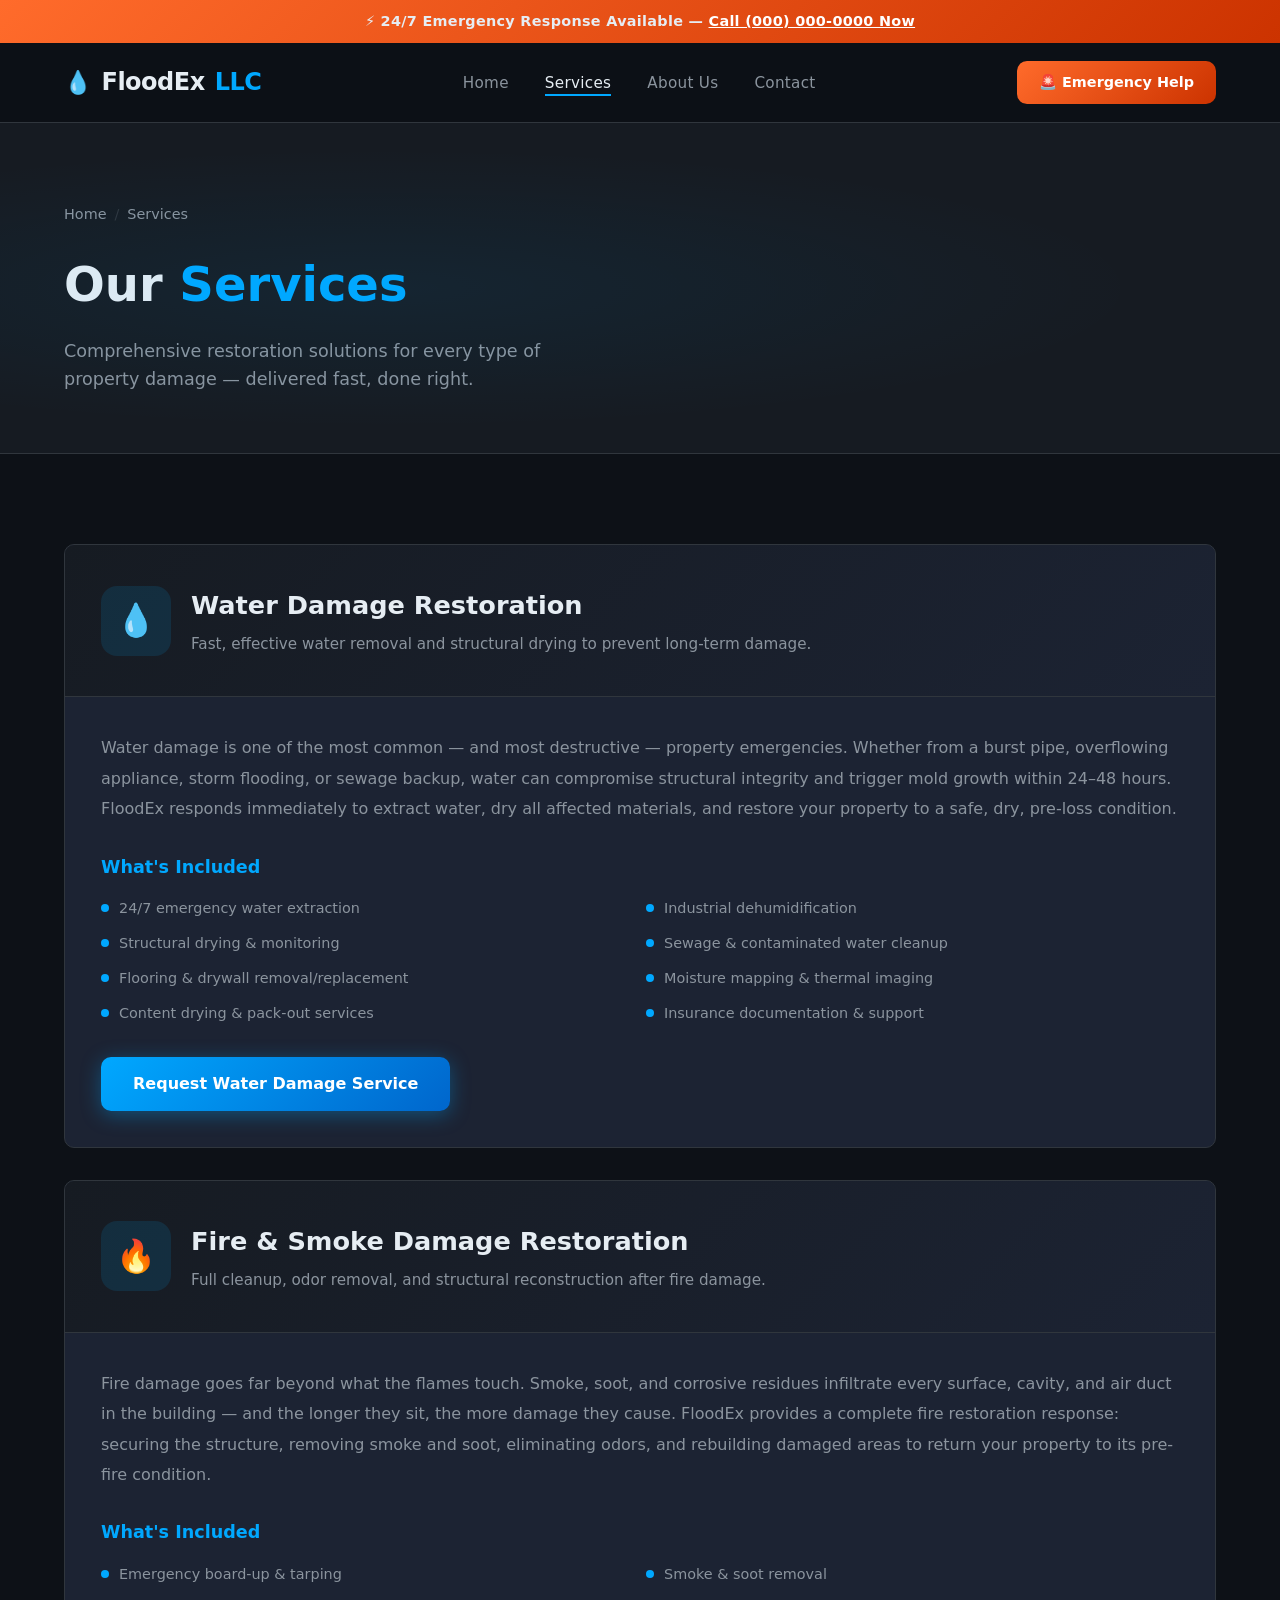
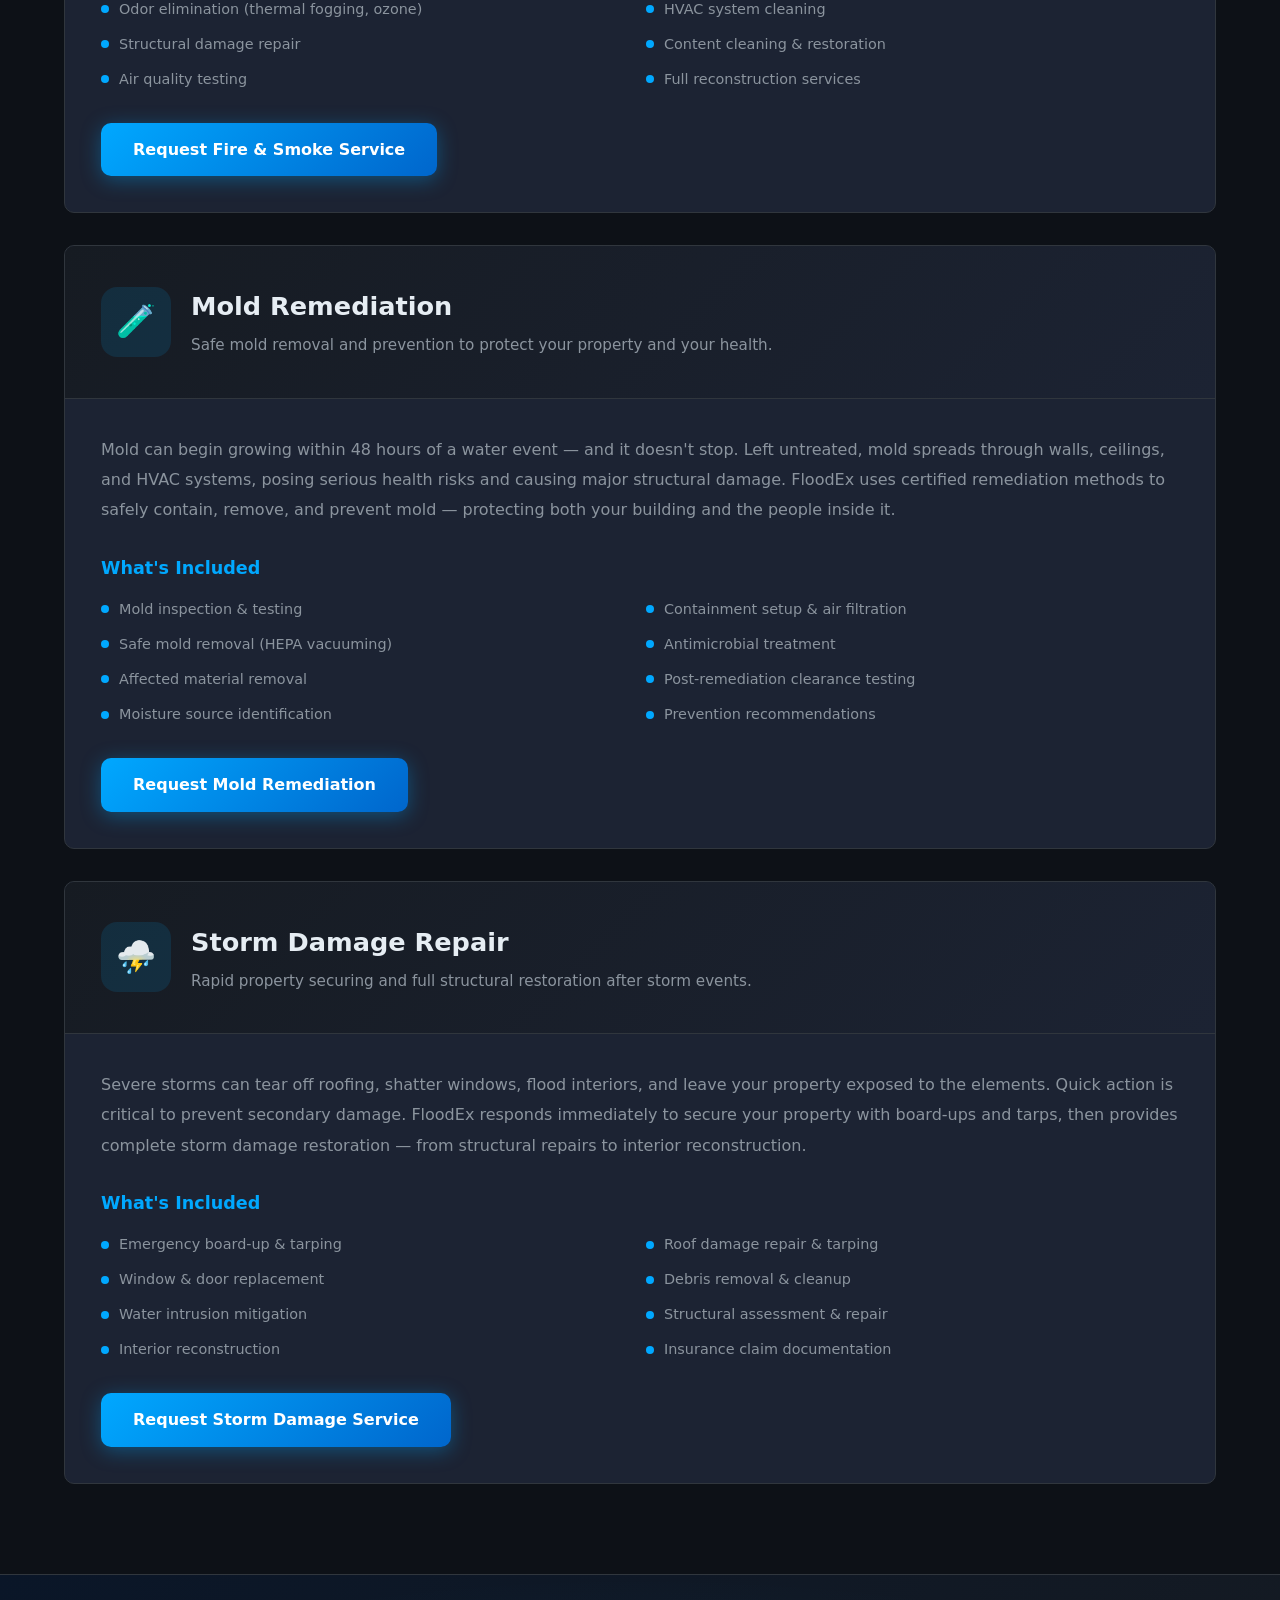
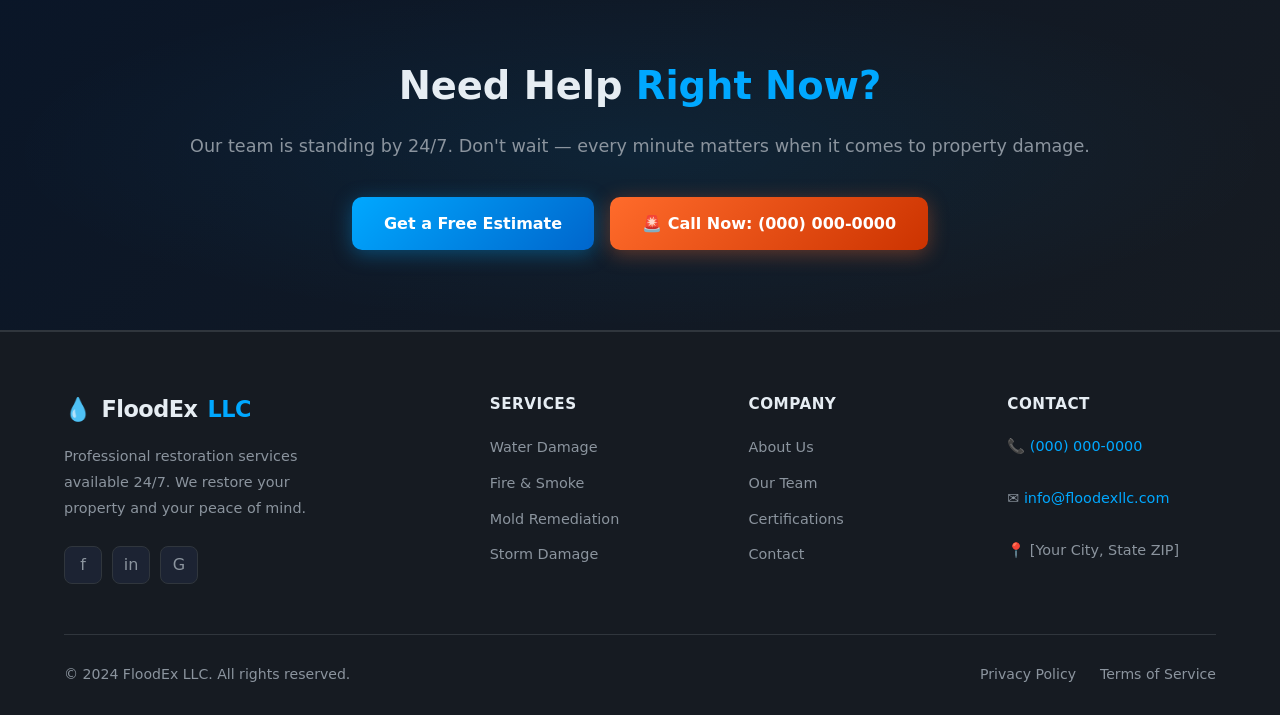
<file: services.html>
<!DOCTYPE html>
<html lang="en">
<head>
  <meta charset="UTF-8" />
  <meta name="viewport" content="width=device-width, initial-scale=1.0" />
  <meta name="description" content="FloodEx LLC services — Water Damage Restoration, Fire & Smoke Damage, Mold Remediation, and Storm Damage Repair. Available 24/7." />
  <title>Our Services | FloodEx LLC</title>
  <link rel="stylesheet" href="css/styles.css" />
</head>
<body>

  <!-- Emergency Bar -->
  <div class="emergency-bar">
    ⚡ 24/7 Emergency Response Available &mdash;
    <a href="tel:+10000000000">Call (000) 000-0000 Now</a>
  </div>

  <!-- Navbar -->
  <nav class="navbar">
    <div class="nav-container">
      <a href="index.html" class="nav-logo">
        <span class="logo-drop">💧</span>
        FloodEx <span>LLC</span>
      </a>
      <ul class="nav-links">
        <li><a href="index.html">Home</a></li>
        <li><a href="services.html" class="active">Services</a></li>
        <li><a href="about.html">About Us</a></li>
        <li><a href="contact.html">Contact</a></li>
      </ul>
      <a href="tel:+10000000000" class="nav-cta">🚨 Emergency Help</a>
      <button class="hamburger" id="hamburger" aria-label="Toggle menu">
        <span></span><span></span><span></span>
      </button>
    </div>
  </nav>

  <!-- Page Hero -->
  <section class="page-hero">
    <div class="container">
      <div class="breadcrumb">
        <a href="index.html">Home</a>
        <span class="sep">/</span>
        <span>Services</span>
      </div>
      <h1>Our <span class="accent">Services</span></h1>
      <p>Comprehensive restoration solutions for every type of property damage — delivered fast, done right.</p>
    </div>
  </section>

  <!-- Services Detail -->
  <section class="section">
    <div class="container">
      <div class="services-page-grid">

        <!-- Water Damage -->
        <div class="service-full-card reveal" id="water">
          <div class="service-full-header">
            <div class="service-full-icon">💧</div>
            <div>
              <h2>Water Damage Restoration</h2>
              <p>Fast, effective water removal and structural drying to prevent long-term damage.</p>
            </div>
          </div>
          <div class="service-full-body">
            <p style="color: var(--text-muted); line-height: 1.9; margin-bottom: 28px;">
              Water damage is one of the most common — and most destructive — property emergencies.
              Whether from a burst pipe, overflowing appliance, storm flooding, or sewage backup,
              water can compromise structural integrity and trigger mold growth within 24–48 hours.
              FloodEx responds immediately to extract water, dry all affected materials, and restore
              your property to a safe, dry, pre-loss condition.
            </p>
            <h3>What's Included</h3>
            <div class="service-features">
              <div class="feature-item"><span class="feature-dot"></span>24/7 emergency water extraction</div>
              <div class="feature-item"><span class="feature-dot"></span>Industrial dehumidification</div>
              <div class="feature-item"><span class="feature-dot"></span>Structural drying &amp; monitoring</div>
              <div class="feature-item"><span class="feature-dot"></span>Sewage &amp; contaminated water cleanup</div>
              <div class="feature-item"><span class="feature-dot"></span>Flooring &amp; drywall removal/replacement</div>
              <div class="feature-item"><span class="feature-dot"></span>Moisture mapping &amp; thermal imaging</div>
              <div class="feature-item"><span class="feature-dot"></span>Content drying &amp; pack-out services</div>
              <div class="feature-item"><span class="feature-dot"></span>Insurance documentation &amp; support</div>
            </div>
            <div class="mt-32">
              <a href="contact.html" class="btn btn-primary">Request Water Damage Service</a>
            </div>
          </div>
        </div>

        <!-- Fire & Smoke -->
        <div class="service-full-card reveal" id="fire">
          <div class="service-full-header">
            <div class="service-full-icon">🔥</div>
            <div>
              <h2>Fire &amp; Smoke Damage Restoration</h2>
              <p>Full cleanup, odor removal, and structural reconstruction after fire damage.</p>
            </div>
          </div>
          <div class="service-full-body">
            <p style="color: var(--text-muted); line-height: 1.9; margin-bottom: 28px;">
              Fire damage goes far beyond what the flames touch. Smoke, soot, and corrosive residues
              infiltrate every surface, cavity, and air duct in the building — and the longer they
              sit, the more damage they cause. FloodEx provides a complete fire restoration response:
              securing the structure, removing smoke and soot, eliminating odors, and rebuilding
              damaged areas to return your property to its pre-fire condition.
            </p>
            <h3>What's Included</h3>
            <div class="service-features">
              <div class="feature-item"><span class="feature-dot"></span>Emergency board-up &amp; tarping</div>
              <div class="feature-item"><span class="feature-dot"></span>Smoke &amp; soot removal</div>
              <div class="feature-item"><span class="feature-dot"></span>Odor elimination (thermal fogging, ozone)</div>
              <div class="feature-item"><span class="feature-dot"></span>HVAC system cleaning</div>
              <div class="feature-item"><span class="feature-dot"></span>Structural damage repair</div>
              <div class="feature-item"><span class="feature-dot"></span>Content cleaning &amp; restoration</div>
              <div class="feature-item"><span class="feature-dot"></span>Air quality testing</div>
              <div class="feature-item"><span class="feature-dot"></span>Full reconstruction services</div>
            </div>
            <div class="mt-32">
              <a href="contact.html" class="btn btn-primary">Request Fire &amp; Smoke Service</a>
            </div>
          </div>
        </div>

        <!-- Mold Remediation -->
        <div class="service-full-card reveal" id="mold">
          <div class="service-full-header">
            <div class="service-full-icon">🧪</div>
            <div>
              <h2>Mold Remediation</h2>
              <p>Safe mold removal and prevention to protect your property and your health.</p>
            </div>
          </div>
          <div class="service-full-body">
            <p style="color: var(--text-muted); line-height: 1.9; margin-bottom: 28px;">
              Mold can begin growing within 48 hours of a water event — and it doesn't stop.
              Left untreated, mold spreads through walls, ceilings, and HVAC systems, posing
              serious health risks and causing major structural damage. FloodEx uses certified
              remediation methods to safely contain, remove, and prevent mold — protecting
              both your building and the people inside it.
            </p>
            <h3>What's Included</h3>
            <div class="service-features">
              <div class="feature-item"><span class="feature-dot"></span>Mold inspection &amp; testing</div>
              <div class="feature-item"><span class="feature-dot"></span>Containment setup &amp; air filtration</div>
              <div class="feature-item"><span class="feature-dot"></span>Safe mold removal (HEPA vacuuming)</div>
              <div class="feature-item"><span class="feature-dot"></span>Antimicrobial treatment</div>
              <div class="feature-item"><span class="feature-dot"></span>Affected material removal</div>
              <div class="feature-item"><span class="feature-dot"></span>Post-remediation clearance testing</div>
              <div class="feature-item"><span class="feature-dot"></span>Moisture source identification</div>
              <div class="feature-item"><span class="feature-dot"></span>Prevention recommendations</div>
            </div>
            <div class="mt-32">
              <a href="contact.html" class="btn btn-primary">Request Mold Remediation</a>
            </div>
          </div>
        </div>

        <!-- Storm Damage -->
        <div class="service-full-card reveal" id="storm">
          <div class="service-full-header">
            <div class="service-full-icon">⛈️</div>
            <div>
              <h2>Storm Damage Repair</h2>
              <p>Rapid property securing and full structural restoration after storm events.</p>
            </div>
          </div>
          <div class="service-full-body">
            <p style="color: var(--text-muted); line-height: 1.9; margin-bottom: 28px;">
              Severe storms can tear off roofing, shatter windows, flood interiors, and leave
              your property exposed to the elements. Quick action is critical to prevent
              secondary damage. FloodEx responds immediately to secure your property with
              board-ups and tarps, then provides complete storm damage restoration — from
              structural repairs to interior reconstruction.
            </p>
            <h3>What's Included</h3>
            <div class="service-features">
              <div class="feature-item"><span class="feature-dot"></span>Emergency board-up &amp; tarping</div>
              <div class="feature-item"><span class="feature-dot"></span>Roof damage repair &amp; tarping</div>
              <div class="feature-item"><span class="feature-dot"></span>Window &amp; door replacement</div>
              <div class="feature-item"><span class="feature-dot"></span>Debris removal &amp; cleanup</div>
              <div class="feature-item"><span class="feature-dot"></span>Water intrusion mitigation</div>
              <div class="feature-item"><span class="feature-dot"></span>Structural assessment &amp; repair</div>
              <div class="feature-item"><span class="feature-dot"></span>Interior reconstruction</div>
              <div class="feature-item"><span class="feature-dot"></span>Insurance claim documentation</div>
            </div>
            <div class="mt-32">
              <a href="contact.html" class="btn btn-primary">Request Storm Damage Service</a>
            </div>
          </div>
        </div>

      </div>
    </div>
  </section>

  <!-- CTA Banner -->
  <section class="cta-banner">
    <h2>Need Help <span class="accent">Right Now?</span></h2>
    <p>Our team is standing by 24/7. Don't wait — every minute matters when it comes to property damage.</p>
    <div class="cta-actions">
      <a href="contact.html" class="btn btn-primary">Get a Free Estimate</a>
      <a href="tel:+10000000000" class="btn btn-orange">🚨 Call Now: (000) 000-0000</a>
    </div>
  </section>

  <!-- Footer -->
  <footer class="footer">
    <div class="container">
      <div class="footer-grid">
        <div class="footer-brand">
          <a href="index.html" class="nav-logo">
            <span class="logo-drop">💧</span>
            FloodEx <span>LLC</span>
          </a>
          <p>Professional restoration services available 24/7. We restore your property and your peace of mind.</p>
          <div class="footer-socials">
            <a href="#" class="social-btn" aria-label="Facebook">f</a>
            <a href="#" class="social-btn" aria-label="Instagram">in</a>
            <a href="#" class="social-btn" aria-label="Google">G</a>
          </div>
        </div>
        <div class="footer-col">
          <h4>Services</h4>
          <ul>
            <li><a href="#water">Water Damage</a></li>
            <li><a href="#fire">Fire &amp; Smoke</a></li>
            <li><a href="#mold">Mold Remediation</a></li>
            <li><a href="#storm">Storm Damage</a></li>
          </ul>
        </div>
        <div class="footer-col">
          <h4>Company</h4>
          <ul>
            <li><a href="about.html">About Us</a></li>
            <li><a href="about.html#team">Our Team</a></li>
            <li><a href="about.html#certifications">Certifications</a></li>
            <li><a href="contact.html">Contact</a></li>
          </ul>
        </div>
        <div class="footer-col">
          <h4>Contact</h4>
          <p>
            📞 <a href="tel:+10000000000">(000) 000-0000</a><br /><br />
            ✉️ <a href="mailto:info@floodexllc.com">info@floodexllc.com</a><br /><br />
            📍 [Your City, State ZIP]
          </p>
        </div>
      </div>
      <div class="footer-bottom">
        <p>&copy; 2024 FloodEx LLC. All rights reserved.</p>
        <div class="footer-bottom-links">
          <a href="#">Privacy Policy</a>
          <a href="#">Terms of Service</a>
        </div>
      </div>
    </div>
  </footer>

  <script src="js/main.js"></script>
</body>
</html>
</file>
<file: css/styles.css>
/* =============================================
   FloodEx LLC - Main Stylesheet
   Dark & Bold Theme
   ============================================= */

:root {
  --bg-primary:    #0d1117;
  --bg-secondary:  #161b22;
  --bg-card:       #1c2333;
  --accent-blue:   #00a8ff;
  --accent-orange: #ff6b2b;
  --text-primary:  #e6edf3;
  --text-muted:    #8b949e;
  --border:        #30363d;
  --success:       #3fb950;
  --gradient:      linear-gradient(135deg, #00a8ff 0%, #0066cc 100%);
  --gradient-hot:  linear-gradient(135deg, #ff6b2b 0%, #cc3300 100%);
  --shadow:        0 8px 32px rgba(0, 0, 0, 0.5);
  --radius:        10px;
  --transition:    0.3s ease;
}

/* ── Reset & Base ── */
*, *::before, *::after { box-sizing: border-box; margin: 0; padding: 0; }

html { scroll-behavior: smooth; font-size: 16px; }

body {
  background-color: var(--bg-primary);
  color: var(--text-primary);
  font-family: 'Segoe UI', system-ui, -apple-system, sans-serif;
  line-height: 1.6;
}

a { color: var(--accent-blue); text-decoration: none; transition: color var(--transition); }
a:hover { color: #33bcff; }

img { max-width: 100%; height: auto; display: block; }

ul { list-style: none; }

.container { max-width: 1200px; margin: 0 auto; padding: 0 24px; }

.section { padding: 90px 0; }
.section-alt { background-color: var(--bg-secondary); }

.section-header { text-align: center; margin-bottom: 60px; }
.section-header h2 { font-size: 2.4rem; font-weight: 700; margin-bottom: 14px; }
.section-header p { color: var(--text-muted); font-size: 1.1rem; max-width: 600px; margin: 0 auto; }

.accent { color: var(--accent-blue); }
.accent-orange { color: var(--accent-orange); }

.divider {
  display: inline-block;
  width: 60px; height: 4px;
  background: var(--gradient);
  border-radius: 2px;
  margin: 12px 0;
}

/* ── Buttons ── */
.btn {
  display: inline-block;
  padding: 14px 32px;
  border-radius: var(--radius);
  font-size: 1rem;
  font-weight: 600;
  cursor: pointer;
  transition: all var(--transition);
  border: none;
  text-align: center;
}

.btn-primary {
  background: var(--gradient);
  color: #fff;
  box-shadow: 0 4px 20px rgba(0, 168, 255, 0.35);
}
.btn-primary:hover {
  transform: translateY(-2px);
  box-shadow: 0 8px 28px rgba(0, 168, 255, 0.5);
  color: #fff;
}

.btn-orange {
  background: var(--gradient-hot);
  color: #fff;
  box-shadow: 0 4px 20px rgba(255, 107, 43, 0.35);
}
.btn-orange:hover {
  transform: translateY(-2px);
  box-shadow: 0 8px 28px rgba(255, 107, 43, 0.5);
  color: #fff;
}

.btn-outline {
  background: transparent;
  color: var(--text-primary);
  border: 2px solid var(--border);
}
.btn-outline:hover {
  border-color: var(--accent-blue);
  color: var(--accent-blue);
}

/* ── Navbar ── */
.navbar {
  position: sticky;
  top: 0;
  z-index: 1000;
  background: rgba(13, 17, 23, 0.95);
  backdrop-filter: blur(12px);
  border-bottom: 1px solid var(--border);
}

.nav-container {
  display: flex;
  align-items: center;
  justify-content: space-between;
  padding: 18px 24px;
  max-width: 1200px;
  margin: 0 auto;
}

.nav-logo {
  display: flex;
  align-items: center;
  gap: 10px;
  font-size: 1.5rem;
  font-weight: 800;
  color: var(--text-primary);
  letter-spacing: -0.5px;
}
.nav-logo:hover { color: var(--text-primary); }
.nav-logo span { color: var(--accent-blue); }
.logo-drop { font-size: 1.4rem; }

.nav-links {
  display: flex;
  gap: 36px;
}
.nav-links a {
  color: var(--text-muted);
  font-weight: 500;
  font-size: 0.95rem;
  letter-spacing: 0.3px;
  transition: color var(--transition);
  position: relative;
}
.nav-links a::after {
  content: '';
  position: absolute;
  bottom: -4px; left: 0;
  width: 0; height: 2px;
  background: var(--accent-blue);
  transition: width var(--transition);
}
.nav-links a:hover, .nav-links a.active { color: var(--text-primary); }
.nav-links a:hover::after, .nav-links a.active::after { width: 100%; }

.nav-cta {
  background: var(--gradient-hot);
  color: #fff;
  padding: 10px 22px;
  border-radius: var(--radius);
  font-weight: 600;
  font-size: 0.9rem;
  transition: all var(--transition);
}
.nav-cta:hover {
  transform: translateY(-1px);
  box-shadow: 0 6px 20px rgba(255, 107, 43, 0.4);
  color: #fff;
}

.hamburger {
  display: none;
  flex-direction: column;
  gap: 5px;
  background: none;
  border: none;
  cursor: pointer;
  padding: 4px;
}
.hamburger span {
  display: block;
  width: 26px; height: 2px;
  background: var(--text-primary);
  border-radius: 2px;
  transition: all var(--transition);
}
.hamburger.open span:nth-child(1) { transform: translateY(7px) rotate(45deg); }
.hamburger.open span:nth-child(2) { opacity: 0; }
.hamburger.open span:nth-child(3) { transform: translateY(-7px) rotate(-45deg); }

/* ── Emergency Bar ── */
.emergency-bar {
  background: var(--gradient-hot);
  text-align: center;
  padding: 10px 24px;
  font-size: 0.9rem;
  font-weight: 600;
  letter-spacing: 0.3px;
}
.emergency-bar a { color: #fff; text-decoration: underline; }
.emergency-bar a:hover { color: #ffe8de; }

/* ── Hero ── */
.hero {
  position: relative;
  min-height: 92vh;
  display: flex;
  align-items: center;
  overflow: hidden;
  background: var(--bg-primary);
}

.hero-bg {
  position: absolute;
  inset: 0;
  background:
    radial-gradient(ellipse at 20% 50%, rgba(0, 168, 255, 0.12) 0%, transparent 60%),
    radial-gradient(ellipse at 80% 20%, rgba(255, 107, 43, 0.08) 0%, transparent 50%),
    radial-gradient(ellipse at 60% 80%, rgba(0, 102, 204, 0.10) 0%, transparent 50%);
  pointer-events: none;
}

.hero-grid {
  position: absolute;
  inset: 0;
  background-image:
    linear-gradient(var(--border) 1px, transparent 1px),
    linear-gradient(90deg, var(--border) 1px, transparent 1px);
  background-size: 50px 50px;
  opacity: 0.3;
  pointer-events: none;
}

.hero-content {
  position: relative;
  z-index: 2;
  max-width: 780px;
}

.hero-badge {
  display: inline-flex;
  align-items: center;
  gap: 8px;
  background: rgba(0, 168, 255, 0.1);
  border: 1px solid rgba(0, 168, 255, 0.3);
  color: var(--accent-blue);
  padding: 6px 16px;
  border-radius: 50px;
  font-size: 0.85rem;
  font-weight: 600;
  letter-spacing: 0.5px;
  margin-bottom: 28px;
  text-transform: uppercase;
}

.hero h1 {
  font-size: clamp(2.4rem, 5vw, 4rem);
  font-weight: 800;
  line-height: 1.15;
  margin-bottom: 24px;
  letter-spacing: -1px;
}

.hero p {
  font-size: 1.2rem;
  color: var(--text-muted);
  max-width: 600px;
  margin-bottom: 40px;
  line-height: 1.8;
}

.hero-actions { display: flex; gap: 16px; flex-wrap: wrap; }

.hero-trust {
  margin-top: 64px;
  display: flex;
  gap: 40px;
  flex-wrap: wrap;
}
.trust-item { display: flex; flex-direction: column; }
.trust-item strong { font-size: 1.8rem; font-weight: 800; color: var(--accent-blue); }
.trust-item span { font-size: 0.85rem; color: var(--text-muted); }

/* ── Stats ── */
.stats-section {
  background: var(--bg-card);
  border-top: 1px solid var(--border);
  border-bottom: 1px solid var(--border);
  padding: 50px 0;
}
.stats-grid {
  display: grid;
  grid-template-columns: repeat(auto-fit, minmax(180px, 1fr));
  gap: 40px;
  text-align: center;
}
.stat-item h3 {
  font-size: 2.6rem;
  font-weight: 800;
  background: var(--gradient);
  -webkit-background-clip: text;
  -webkit-text-fill-color: transparent;
  background-clip: text;
}
.stat-item p { color: var(--text-muted); font-size: 0.95rem; margin-top: 4px; }

/* ── Service Cards ── */
.services-grid {
  display: grid;
  grid-template-columns: repeat(auto-fit, minmax(260px, 1fr));
  gap: 28px;
}

.service-card {
  background: var(--bg-card);
  border: 1px solid var(--border);
  border-radius: var(--radius);
  padding: 36px 28px;
  transition: all var(--transition);
  position: relative;
  overflow: hidden;
}
.service-card::before {
  content: '';
  position: absolute;
  top: 0; left: 0; right: 0;
  height: 3px;
  background: var(--gradient);
  opacity: 0;
  transition: opacity var(--transition);
}
.service-card:hover {
  transform: translateY(-6px);
  border-color: rgba(0, 168, 255, 0.3);
  box-shadow: 0 20px 40px rgba(0, 0, 0, 0.4);
}
.service-card:hover::before { opacity: 1; }

.service-icon {
  width: 60px; height: 60px;
  background: rgba(0, 168, 255, 0.1);
  border-radius: 14px;
  display: flex;
  align-items: center;
  justify-content: center;
  font-size: 1.8rem;
  margin-bottom: 22px;
  transition: all var(--transition);
}
.service-card:hover .service-icon {
  background: rgba(0, 168, 255, 0.2);
  transform: scale(1.1);
}

.service-card h3 { font-size: 1.2rem; font-weight: 700; margin-bottom: 12px; }
.service-card p { color: var(--text-muted); font-size: 0.95rem; line-height: 1.7; }

.service-card .card-link {
  display: inline-flex;
  align-items: center;
  gap: 6px;
  color: var(--accent-blue);
  font-weight: 600;
  font-size: 0.9rem;
  margin-top: 20px;
  transition: gap var(--transition);
}
.service-card:hover .card-link { gap: 10px; }

/* ── Why Choose Us ── */
.why-grid {
  display: grid;
  grid-template-columns: 1fr 1fr;
  gap: 60px;
  align-items: center;
}
.why-text h2 { font-size: 2.2rem; font-weight: 700; line-height: 1.3; margin-bottom: 20px; }
.why-text p { color: var(--text-muted); margin-bottom: 36px; line-height: 1.8; }

.why-list { display: flex; flex-direction: column; gap: 18px; }
.why-item {
  display: flex;
  gap: 16px;
  align-items: flex-start;
}
.why-check {
  width: 36px; height: 36px;
  background: rgba(63, 185, 80, 0.15);
  border-radius: 8px;
  display: flex;
  align-items: center;
  justify-content: center;
  flex-shrink: 0;
  font-size: 1rem;
  color: var(--success);
}
.why-item h4 { font-size: 1rem; font-weight: 600; margin-bottom: 4px; }
.why-item p { color: var(--text-muted); font-size: 0.9rem; }

.why-visual {
  display: grid;
  grid-template-columns: 1fr 1fr;
  gap: 16px;
}
.why-card {
  background: var(--bg-card);
  border: 1px solid var(--border);
  border-radius: var(--radius);
  padding: 28px 20px;
  text-align: center;
}
.why-card-icon { font-size: 2rem; margin-bottom: 12px; }
.why-card h4 { font-size: 1rem; font-weight: 700; margin-bottom: 6px; }
.why-card p { color: var(--text-muted); font-size: 0.85rem; }

/* ── Testimonials ── */
.testimonials-grid {
  display: grid;
  grid-template-columns: repeat(auto-fit, minmax(300px, 1fr));
  gap: 28px;
}
.testimonial-card {
  background: var(--bg-card);
  border: 1px solid var(--border);
  border-radius: var(--radius);
  padding: 32px;
}
.stars { color: #f0b429; font-size: 1rem; margin-bottom: 16px; letter-spacing: 2px; }
.testimonial-card p {
  color: var(--text-muted);
  font-size: 0.95rem;
  line-height: 1.8;
  margin-bottom: 24px;
  font-style: italic;
}
.testimonial-author { display: flex; align-items: center; gap: 14px; }
.author-avatar {
  width: 44px; height: 44px;
  border-radius: 50%;
  background: var(--gradient);
  display: flex;
  align-items: center;
  justify-content: center;
  font-weight: 700;
  font-size: 1rem;
  color: #fff;
  flex-shrink: 0;
}
.author-name { font-weight: 600; font-size: 0.95rem; }
.author-location { color: var(--text-muted); font-size: 0.82rem; }

/* ── CTA Banner ── */
.cta-banner {
  background: linear-gradient(135deg, #0a1628 0%, #161b22 100%);
  border-top: 1px solid var(--border);
  border-bottom: 1px solid var(--border);
  text-align: center;
  padding: 80px 24px;
  position: relative;
  overflow: hidden;
}
.cta-banner::before {
  content: '';
  position: absolute;
  inset: 0;
  background: radial-gradient(ellipse at center, rgba(0, 168, 255, 0.08), transparent 70%);
  pointer-events: none;
}
.cta-banner h2 { font-size: 2.4rem; font-weight: 800; margin-bottom: 16px; position: relative; }
.cta-banner p { color: var(--text-muted); font-size: 1.1rem; margin-bottom: 36px; position: relative; }
.cta-actions { display: flex; gap: 16px; justify-content: center; flex-wrap: wrap; position: relative; }

/* ── Page Hero ── */
.page-hero {
  background: var(--bg-secondary);
  border-bottom: 1px solid var(--border);
  padding: 80px 0 60px;
  position: relative;
  overflow: hidden;
}
.page-hero::before {
  content: '';
  position: absolute;
  inset: 0;
  background: radial-gradient(ellipse at 30% 50%, rgba(0, 168, 255, 0.07), transparent 60%);
  pointer-events: none;
}
.page-hero h1 { font-size: 3rem; font-weight: 800; margin-bottom: 14px; }
.page-hero p { color: var(--text-muted); font-size: 1.1rem; max-width: 550px; }
.breadcrumb {
  display: flex;
  gap: 8px;
  align-items: center;
  color: var(--text-muted);
  font-size: 0.9rem;
  margin-bottom: 20px;
}
.breadcrumb a { color: var(--text-muted); }
.breadcrumb a:hover { color: var(--accent-blue); }
.breadcrumb .sep { color: var(--border); }

/* ── Services Page ── */
.service-full-card {
  background: var(--bg-card);
  border: 1px solid var(--border);
  border-radius: var(--radius);
  overflow: hidden;
  transition: all var(--transition);
}
.service-full-card:hover {
  border-color: rgba(0, 168, 255, 0.3);
  box-shadow: 0 12px 40px rgba(0, 0, 0, 0.4);
}
.service-full-header {
  background: linear-gradient(135deg, #161b22, #1c2333);
  padding: 40px 36px;
  border-bottom: 1px solid var(--border);
  display: flex;
  align-items: center;
  gap: 20px;
}
.service-full-icon {
  width: 70px; height: 70px;
  background: rgba(0, 168, 255, 0.12);
  border-radius: 16px;
  display: flex;
  align-items: center;
  justify-content: center;
  font-size: 2rem;
  flex-shrink: 0;
}
.service-full-header h2 { font-size: 1.6rem; font-weight: 700; margin-bottom: 6px; }
.service-full-header p { color: var(--text-muted); font-size: 0.95rem; }
.service-full-body { padding: 36px; }
.service-full-body h3 { font-size: 1.1rem; font-weight: 700; margin-bottom: 16px; color: var(--accent-blue); }
.service-features { display: grid; grid-template-columns: 1fr 1fr; gap: 12px; }
.feature-item {
  display: flex;
  align-items: center;
  gap: 10px;
  color: var(--text-muted);
  font-size: 0.9rem;
}
.feature-dot {
  width: 8px; height: 8px;
  background: var(--accent-blue);
  border-radius: 50%;
  flex-shrink: 0;
}
.services-page-grid { display: flex; flex-direction: column; gap: 32px; }

/* ── Process ── */
.process-grid {
  display: grid;
  grid-template-columns: repeat(auto-fit, minmax(200px, 1fr));
  gap: 0;
  position: relative;
}
.process-grid::before {
  content: '';
  position: absolute;
  top: 36px; left: 0; right: 0;
  height: 2px;
  background: var(--border);
  z-index: 0;
}
.process-step {
  text-align: center;
  padding: 0 20px;
  position: relative;
  z-index: 1;
}
.process-num {
  width: 72px; height: 72px;
  border-radius: 50%;
  background: var(--bg-card);
  border: 2px solid var(--accent-blue);
  display: flex;
  align-items: center;
  justify-content: center;
  font-size: 1.4rem;
  font-weight: 800;
  color: var(--accent-blue);
  margin: 0 auto 20px;
  position: relative;
  z-index: 1;
}
.process-step h3 { font-size: 1.05rem; font-weight: 700; margin-bottom: 8px; }
.process-step p { color: var(--text-muted); font-size: 0.88rem; line-height: 1.6; }

/* ── About Page ── */
.about-intro-grid {
  display: grid;
  grid-template-columns: 1fr 1fr;
  gap: 70px;
  align-items: center;
}
.about-intro-text h2 { font-size: 2.2rem; font-weight: 700; line-height: 1.3; margin-bottom: 20px; }
.about-intro-text p { color: var(--text-muted); line-height: 1.9; margin-bottom: 16px; }

.about-visual {
  display: grid;
  grid-template-columns: 1fr 1fr;
  gap: 16px;
}
.about-stat-card {
  background: var(--bg-card);
  border: 1px solid var(--border);
  border-radius: var(--radius);
  padding: 28px 20px;
  text-align: center;
}
.about-stat-card:first-child { grid-column: span 2; }
.about-stat-card h3 {
  font-size: 2.4rem;
  font-weight: 800;
  background: var(--gradient);
  -webkit-background-clip: text;
  -webkit-text-fill-color: transparent;
  background-clip: text;
}
.about-stat-card p { color: var(--text-muted); font-size: 0.9rem; margin-top: 4px; }

.values-grid { display: grid; grid-template-columns: repeat(auto-fit, minmax(220px, 1fr)); gap: 24px; }
.value-card {
  background: var(--bg-card);
  border: 1px solid var(--border);
  border-radius: var(--radius);
  padding: 32px 24px;
  text-align: center;
  transition: all var(--transition);
}
.value-card:hover {
  transform: translateY(-4px);
  border-color: rgba(0, 168, 255, 0.3);
}
.value-icon { font-size: 2.4rem; margin-bottom: 16px; }
.value-card h3 { font-size: 1.05rem; font-weight: 700; margin-bottom: 10px; }
.value-card p { color: var(--text-muted); font-size: 0.9rem; line-height: 1.7; }

.team-grid { display: grid; grid-template-columns: repeat(auto-fit, minmax(220px, 1fr)); gap: 28px; }
.team-card {
  background: var(--bg-card);
  border: 1px solid var(--border);
  border-radius: var(--radius);
  padding: 36px 24px;
  text-align: center;
  transition: all var(--transition);
}
.team-card:hover { transform: translateY(-4px); border-color: rgba(0, 168, 255, 0.3); }
.team-avatar {
  width: 80px; height: 80px;
  border-radius: 50%;
  background: var(--gradient);
  display: flex;
  align-items: center;
  justify-content: center;
  font-size: 2rem;
  font-weight: 700;
  color: #fff;
  margin: 0 auto 20px;
}
.team-card h3 { font-size: 1.05rem; font-weight: 700; margin-bottom: 4px; }
.team-card .role { color: var(--accent-blue); font-size: 0.88rem; font-weight: 600; margin-bottom: 12px; }
.team-card p { color: var(--text-muted); font-size: 0.88rem; line-height: 1.6; }

/* ── Certifications ── */
.cert-grid { display: grid; grid-template-columns: repeat(auto-fit, minmax(200px, 1fr)); gap: 20px; }
.cert-badge {
  background: var(--bg-card);
  border: 1px solid var(--border);
  border-radius: var(--radius);
  padding: 24px 20px;
  display: flex;
  align-items: center;
  gap: 14px;
}
.cert-icon { font-size: 1.8rem; flex-shrink: 0; }
.cert-badge h4 { font-size: 0.95rem; font-weight: 700; margin-bottom: 2px; }
.cert-badge p { color: var(--text-muted); font-size: 0.82rem; }

/* ── Contact Page ── */
.contact-grid {
  display: grid;
  grid-template-columns: 1fr 1.6fr;
  gap: 50px;
  align-items: flex-start;
}
.contact-info h2 { font-size: 1.8rem; font-weight: 700; margin-bottom: 12px; }
.contact-info > p { color: var(--text-muted); line-height: 1.8; margin-bottom: 36px; }
.contact-list { display: flex; flex-direction: column; gap: 22px; }
.contact-item {
  display: flex;
  align-items: flex-start;
  gap: 16px;
}
.contact-item-icon {
  width: 46px; height: 46px;
  background: rgba(0, 168, 255, 0.1);
  border-radius: 10px;
  display: flex;
  align-items: center;
  justify-content: center;
  font-size: 1.2rem;
  flex-shrink: 0;
}
.contact-item h4 { font-size: 0.9rem; color: var(--text-muted); font-weight: 500; margin-bottom: 2px; }
.contact-item p, .contact-item a { font-size: 1rem; font-weight: 600; color: var(--text-primary); }
.contact-item a:hover { color: var(--accent-blue); }

.emergency-card {
  background: linear-gradient(135deg, rgba(255, 107, 43, 0.1), rgba(204, 51, 0, 0.1));
  border: 1px solid rgba(255, 107, 43, 0.3);
  border-radius: var(--radius);
  padding: 24px;
  margin-top: 36px;
}
.emergency-card h3 { color: var(--accent-orange); font-size: 1rem; font-weight: 700; margin-bottom: 6px; }
.emergency-card p { color: var(--text-muted); font-size: 0.9rem; }
.emergency-card a { color: var(--accent-orange); font-weight: 700; font-size: 1.2rem; }

.contact-form-wrapper {
  background: var(--bg-card);
  border: 1px solid var(--border);
  border-radius: var(--radius);
  padding: 40px;
}
.contact-form-wrapper h2 { font-size: 1.6rem; font-weight: 700; margin-bottom: 8px; }
.contact-form-wrapper > p { color: var(--text-muted); font-size: 0.95rem; margin-bottom: 32px; }

.form-row { display: grid; grid-template-columns: 1fr 1fr; gap: 20px; }
.form-group { margin-bottom: 22px; }
.form-group.full { grid-column: span 2; }
.form-group label {
  display: block;
  font-size: 0.88rem;
  font-weight: 600;
  color: var(--text-muted);
  text-transform: uppercase;
  letter-spacing: 0.5px;
  margin-bottom: 8px;
}
.form-group input,
.form-group select,
.form-group textarea {
  width: 100%;
  background: var(--bg-secondary);
  border: 1px solid var(--border);
  border-radius: 8px;
  color: var(--text-primary);
  font-size: 0.95rem;
  padding: 12px 16px;
  outline: none;
  transition: border-color var(--transition);
  font-family: inherit;
}
.form-group input:focus,
.form-group select:focus,
.form-group textarea:focus {
  border-color: var(--accent-blue);
  box-shadow: 0 0 0 3px rgba(0, 168, 255, 0.1);
}
.form-group select option { background: var(--bg-card); }
.form-group textarea { resize: vertical; min-height: 130px; }
.form-submit { width: 100%; padding: 16px; font-size: 1.05rem; }
.form-note { color: var(--text-muted); font-size: 0.82rem; margin-top: 12px; text-align: center; }

.form-success {
  display: none;
  text-align: center;
  padding: 30px;
}
.form-success h3 { font-size: 1.4rem; font-weight: 700; color: var(--success); margin-bottom: 10px; }
.form-success p { color: var(--text-muted); }

/* ── Footer ── */
.footer {
  background: var(--bg-secondary);
  border-top: 1px solid var(--border);
  padding: 60px 0 30px;
}
.footer-grid {
  display: grid;
  grid-template-columns: 1.8fr 1fr 1fr 1fr;
  gap: 50px;
  margin-bottom: 50px;
}
.footer-brand .nav-logo { font-size: 1.4rem; margin-bottom: 16px; }
.footer-brand p { color: var(--text-muted); font-size: 0.9rem; line-height: 1.8; max-width: 280px; margin-bottom: 24px; }
.footer-socials { display: flex; gap: 10px; }
.social-btn {
  width: 38px; height: 38px;
  background: var(--bg-card);
  border: 1px solid var(--border);
  border-radius: 8px;
  display: flex;
  align-items: center;
  justify-content: center;
  font-size: 1rem;
  transition: all var(--transition);
  color: var(--text-muted);
}
.social-btn:hover { border-color: var(--accent-blue); color: var(--accent-blue); }

.footer-col h4 { font-size: 0.95rem; font-weight: 700; margin-bottom: 18px; text-transform: uppercase; letter-spacing: 0.5px; color: var(--text-primary); }
.footer-col ul li { margin-bottom: 10px; }
.footer-col ul a { color: var(--text-muted); font-size: 0.9rem; transition: color var(--transition); }
.footer-col ul a:hover { color: var(--text-primary); }
.footer-col p { color: var(--text-muted); font-size: 0.9rem; line-height: 1.8; }

.footer-bottom {
  border-top: 1px solid var(--border);
  padding-top: 28px;
  display: flex;
  justify-content: space-between;
  align-items: center;
  flex-wrap: wrap;
  gap: 12px;
}
.footer-bottom p { color: var(--text-muted); font-size: 0.88rem; }
.footer-bottom-links { display: flex; gap: 24px; }
.footer-bottom-links a { color: var(--text-muted); font-size: 0.88rem; }
.footer-bottom-links a:hover { color: var(--text-primary); }

/* ── Utilities ── */
.text-center { text-align: center; }
.mt-8 { margin-top: 8px; }
.mt-16 { margin-top: 16px; }
.mt-32 { margin-top: 32px; }

/* ── Animations ── */
@keyframes fadeUp {
  from { opacity: 0; transform: translateY(30px); }
  to   { opacity: 1; transform: translateY(0); }
}
.fade-up { animation: fadeUp 0.6s ease forwards; }
.fade-up-delay-1 { animation-delay: 0.1s; opacity: 0; animation-fill-mode: forwards; }
.fade-up-delay-2 { animation-delay: 0.2s; opacity: 0; animation-fill-mode: forwards; }
.fade-up-delay-3 { animation-delay: 0.3s; opacity: 0; animation-fill-mode: forwards; }

/* ── Responsive ── */
@media (max-width: 1024px) {
  .why-grid, .about-intro-grid { grid-template-columns: 1fr; gap: 40px; }
  .why-visual { order: -1; }
  .footer-grid { grid-template-columns: 1fr 1fr; gap: 36px; }
  .footer-brand { grid-column: span 2; }
}

@media (max-width: 768px) {
  .section { padding: 60px 0; }
  .section-header h2 { font-size: 1.8rem; }

  .nav-links, .nav-cta { display: none; }
  .hamburger { display: flex; }

  .nav-links.open {
    display: flex;
    flex-direction: column;
    position: absolute;
    top: 100%; left: 0; right: 0;
    background: var(--bg-secondary);
    border-bottom: 1px solid var(--border);
    padding: 20px 24px;
    gap: 16px;
  }
  .nav-links.open a { font-size: 1rem; }
  .nav-container { position: relative; flex-wrap: wrap; }

  .hero h1 { font-size: 2.2rem; }
  .hero-trust { gap: 24px; }

  .contact-grid { grid-template-columns: 1fr; }
  .form-row { grid-template-columns: 1fr; }
  .form-group.full { grid-column: span 1; }

  .service-features { grid-template-columns: 1fr; }
  .service-full-header { flex-direction: column; align-items: flex-start; }

  .process-grid { grid-template-columns: 1fr 1fr; }
  .process-grid::before { display: none; }

  .footer-grid { grid-template-columns: 1fr; }
  .footer-brand { grid-column: span 1; }
  .footer-bottom { flex-direction: column; text-align: center; }

  .cta-banner h2 { font-size: 1.8rem; }
  .hero-actions, .cta-actions { flex-direction: column; align-items: flex-start; }
  .cta-actions { align-items: center; }
}

@media (max-width: 480px) {
  .why-visual { grid-template-columns: 1fr; }
  .about-visual { grid-template-columns: 1fr; }
  .about-stat-card:first-child { grid-column: span 1; }
  .process-grid { grid-template-columns: 1fr; }
}
</file>
